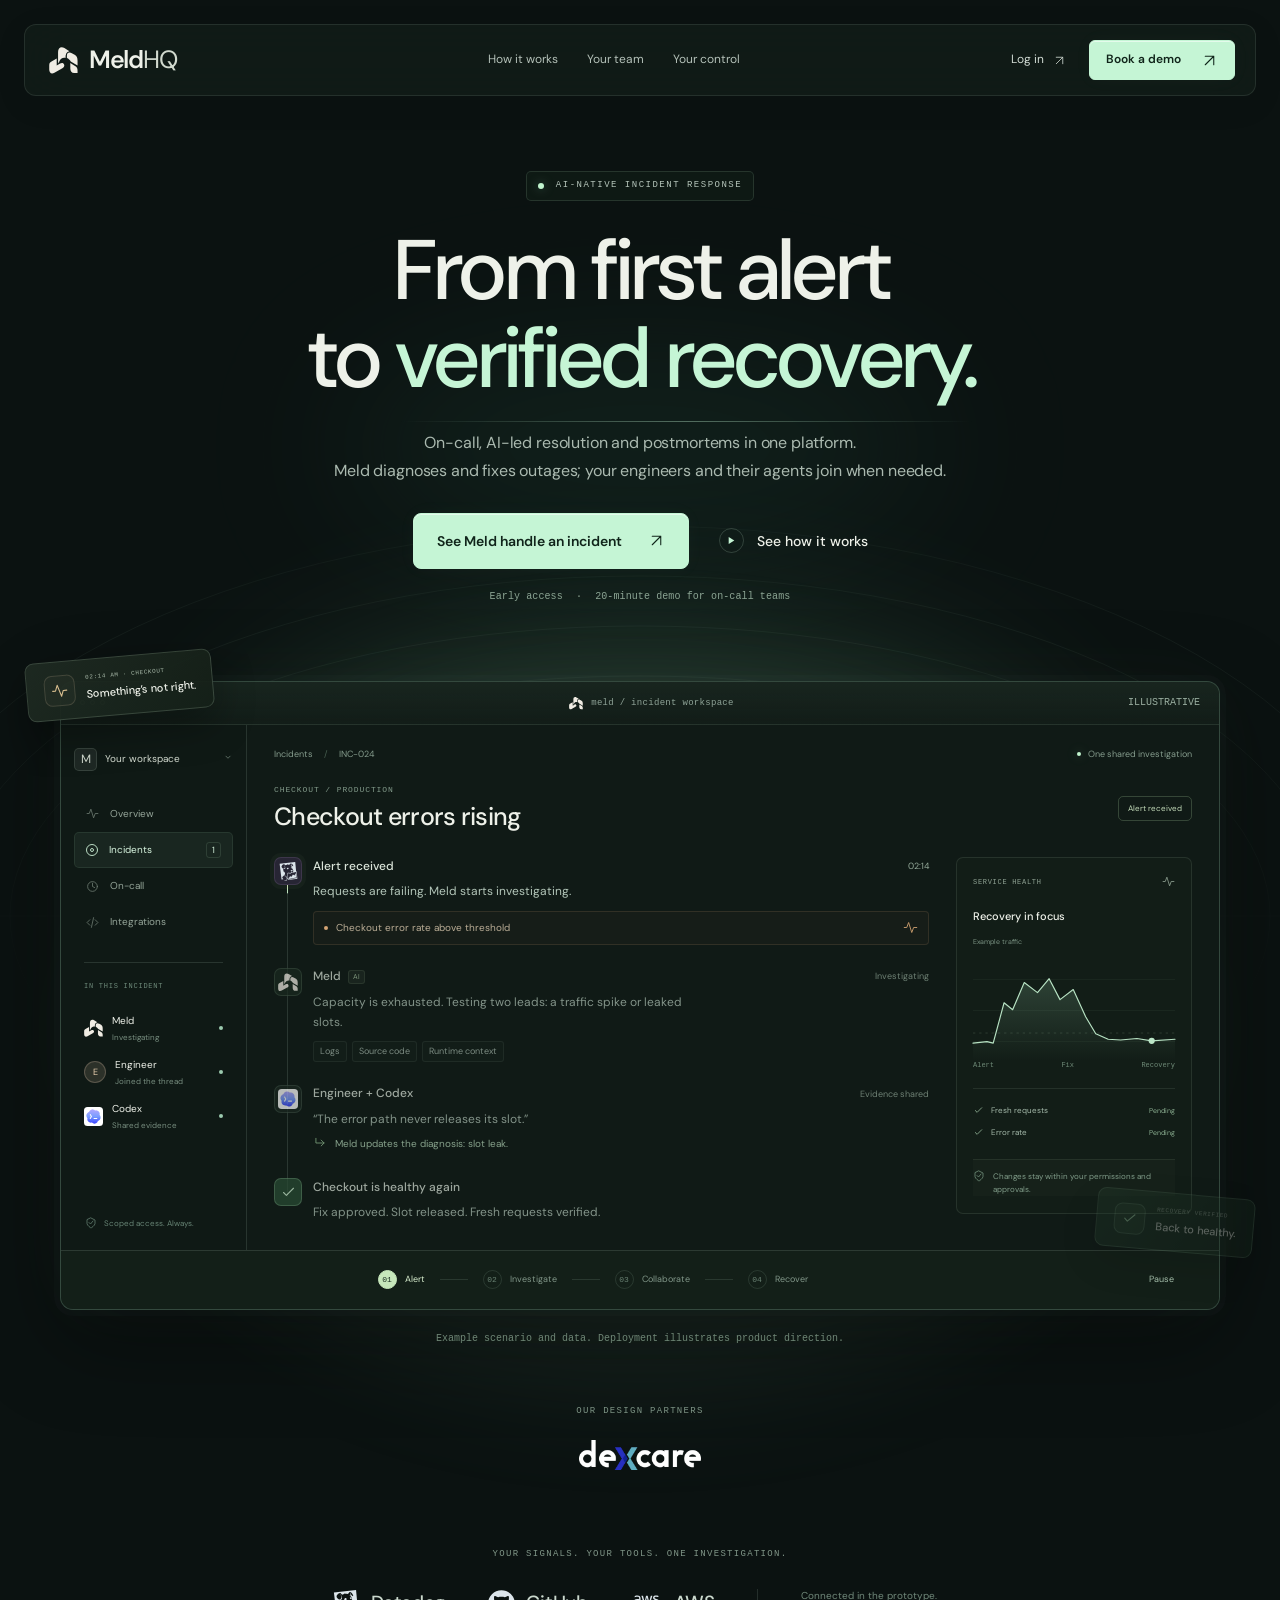
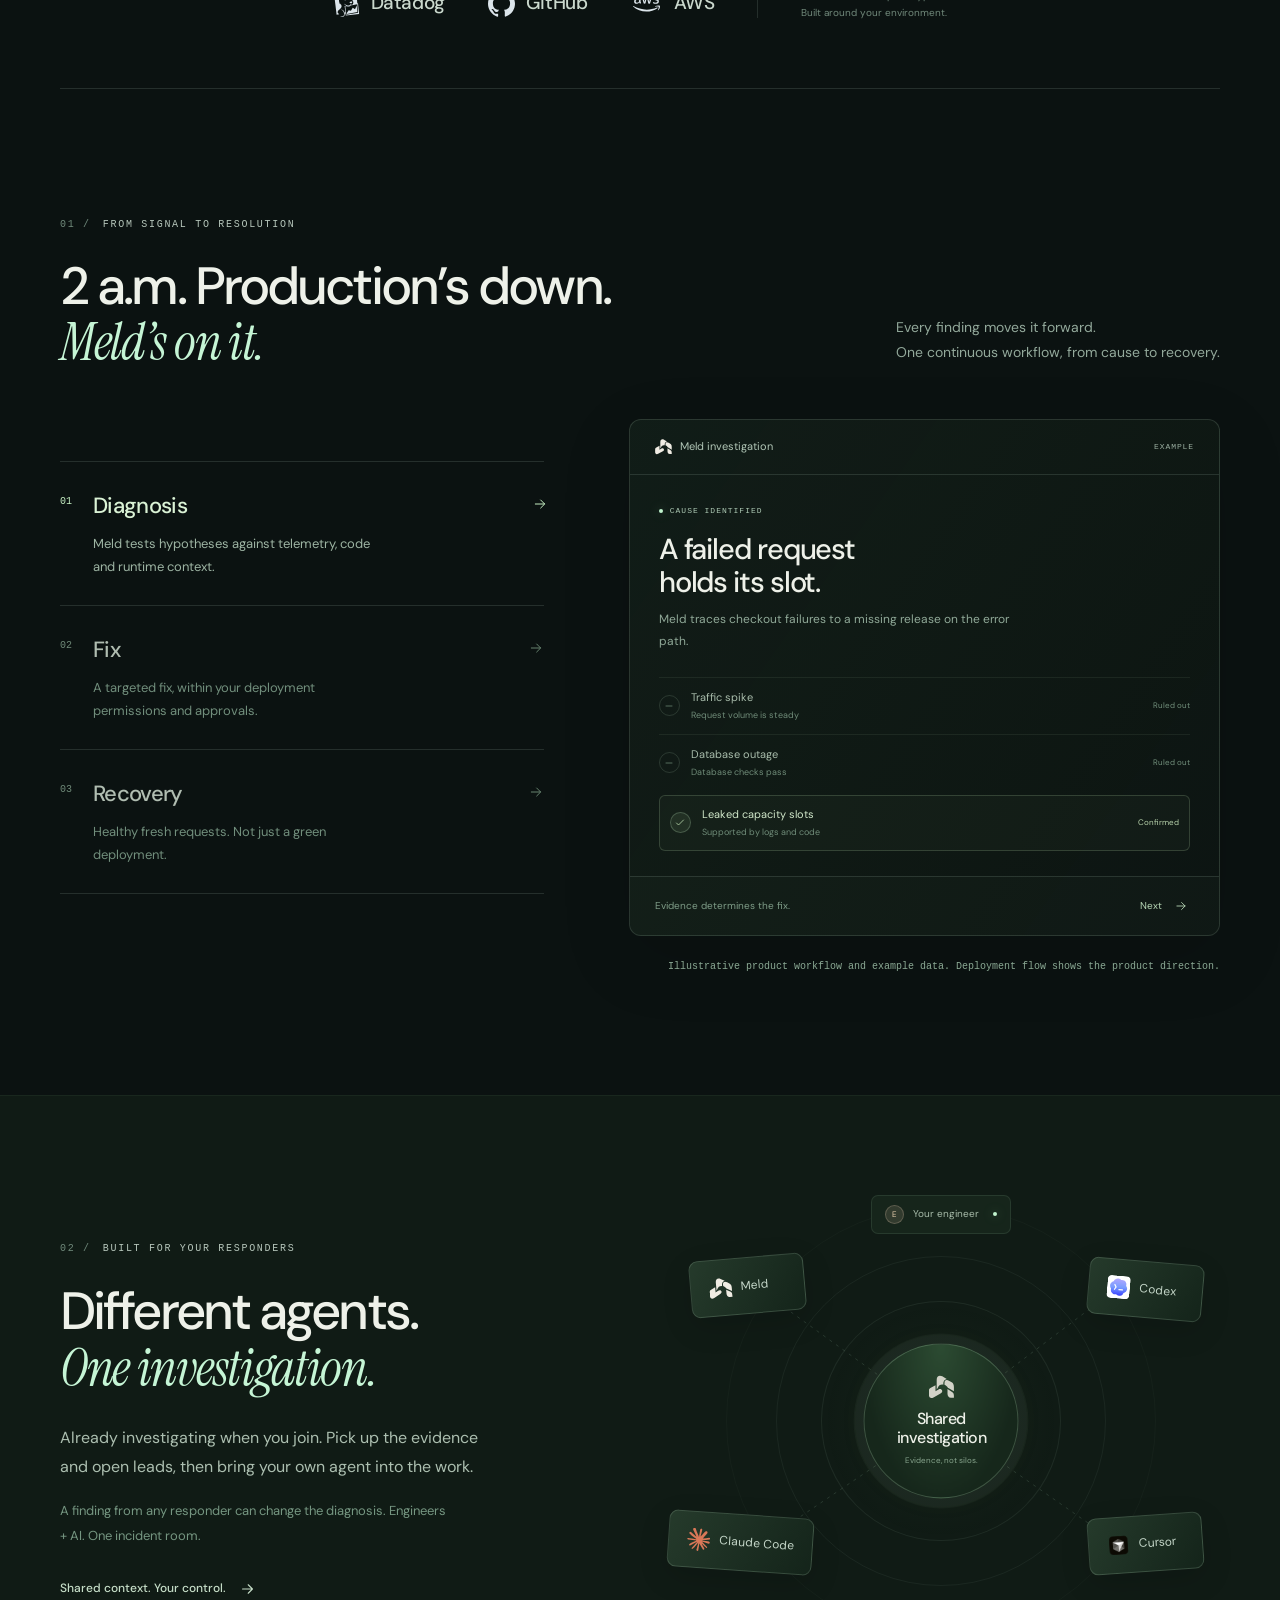
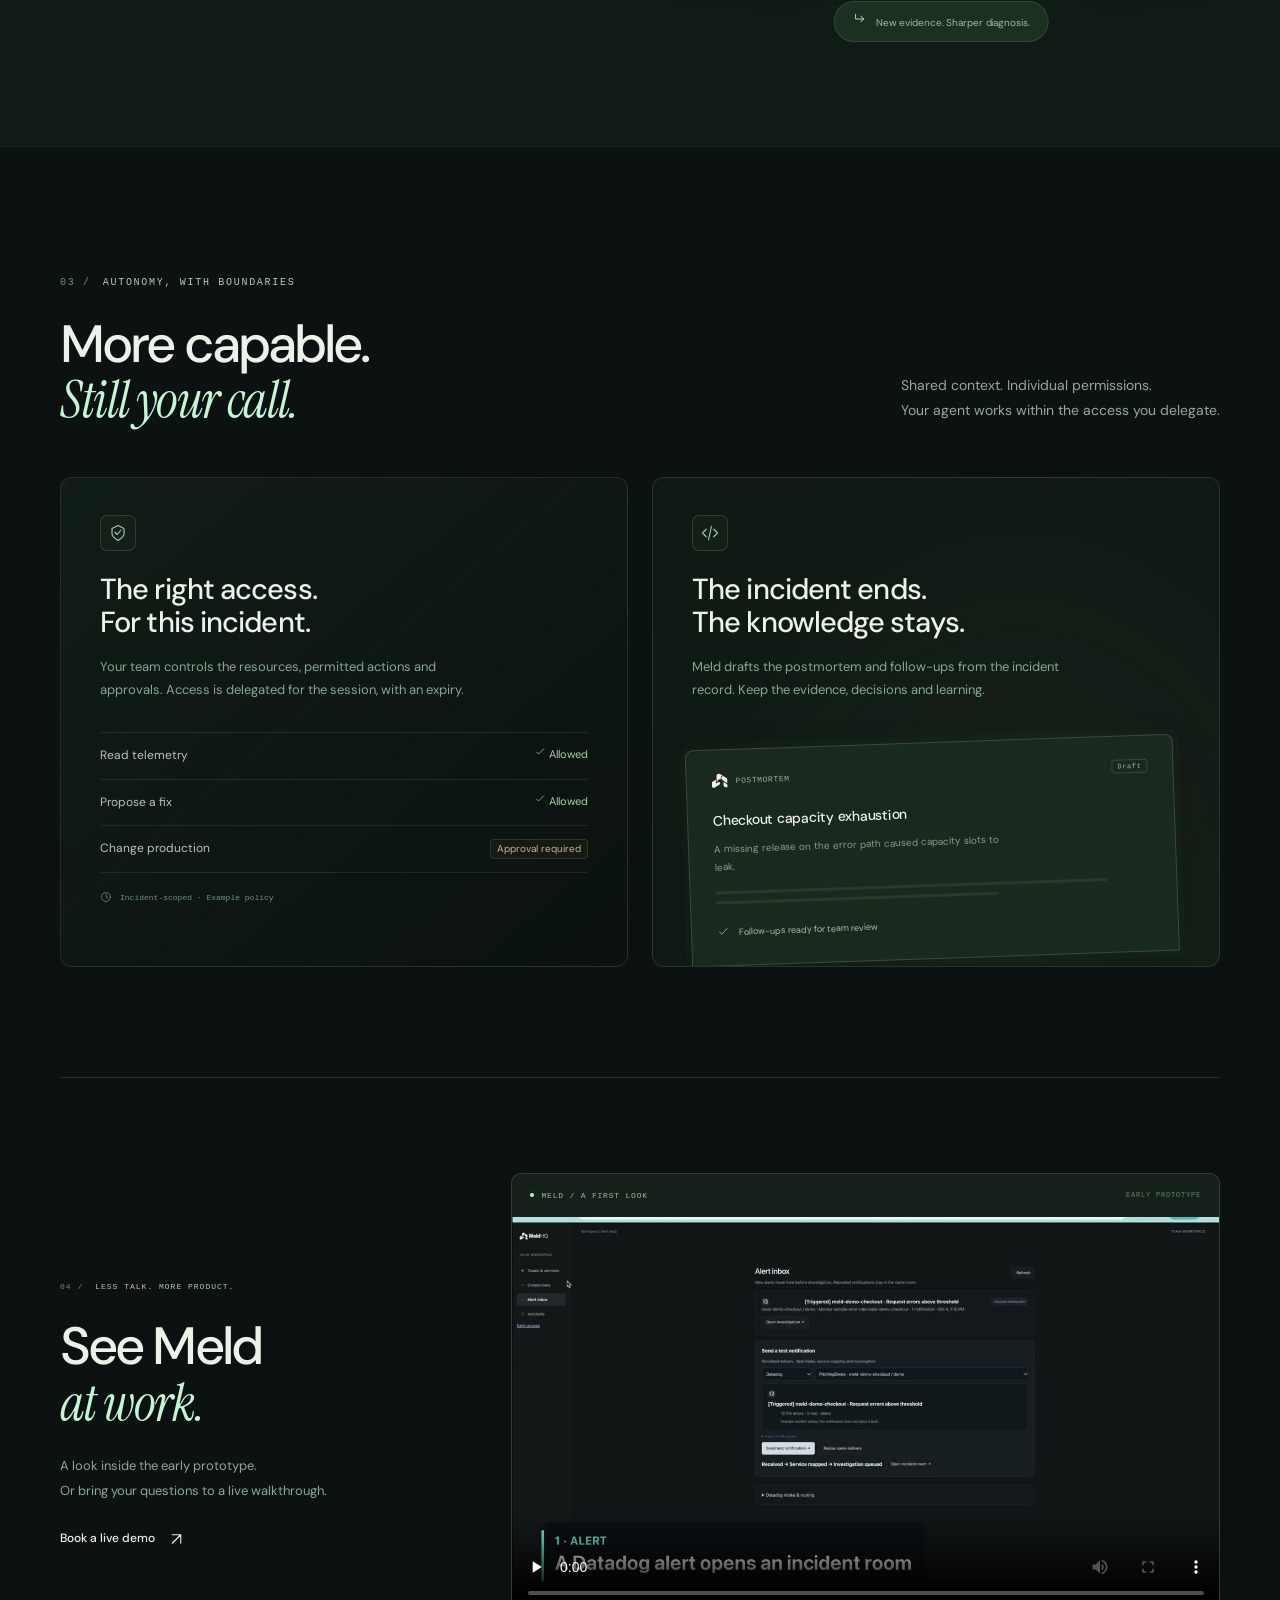
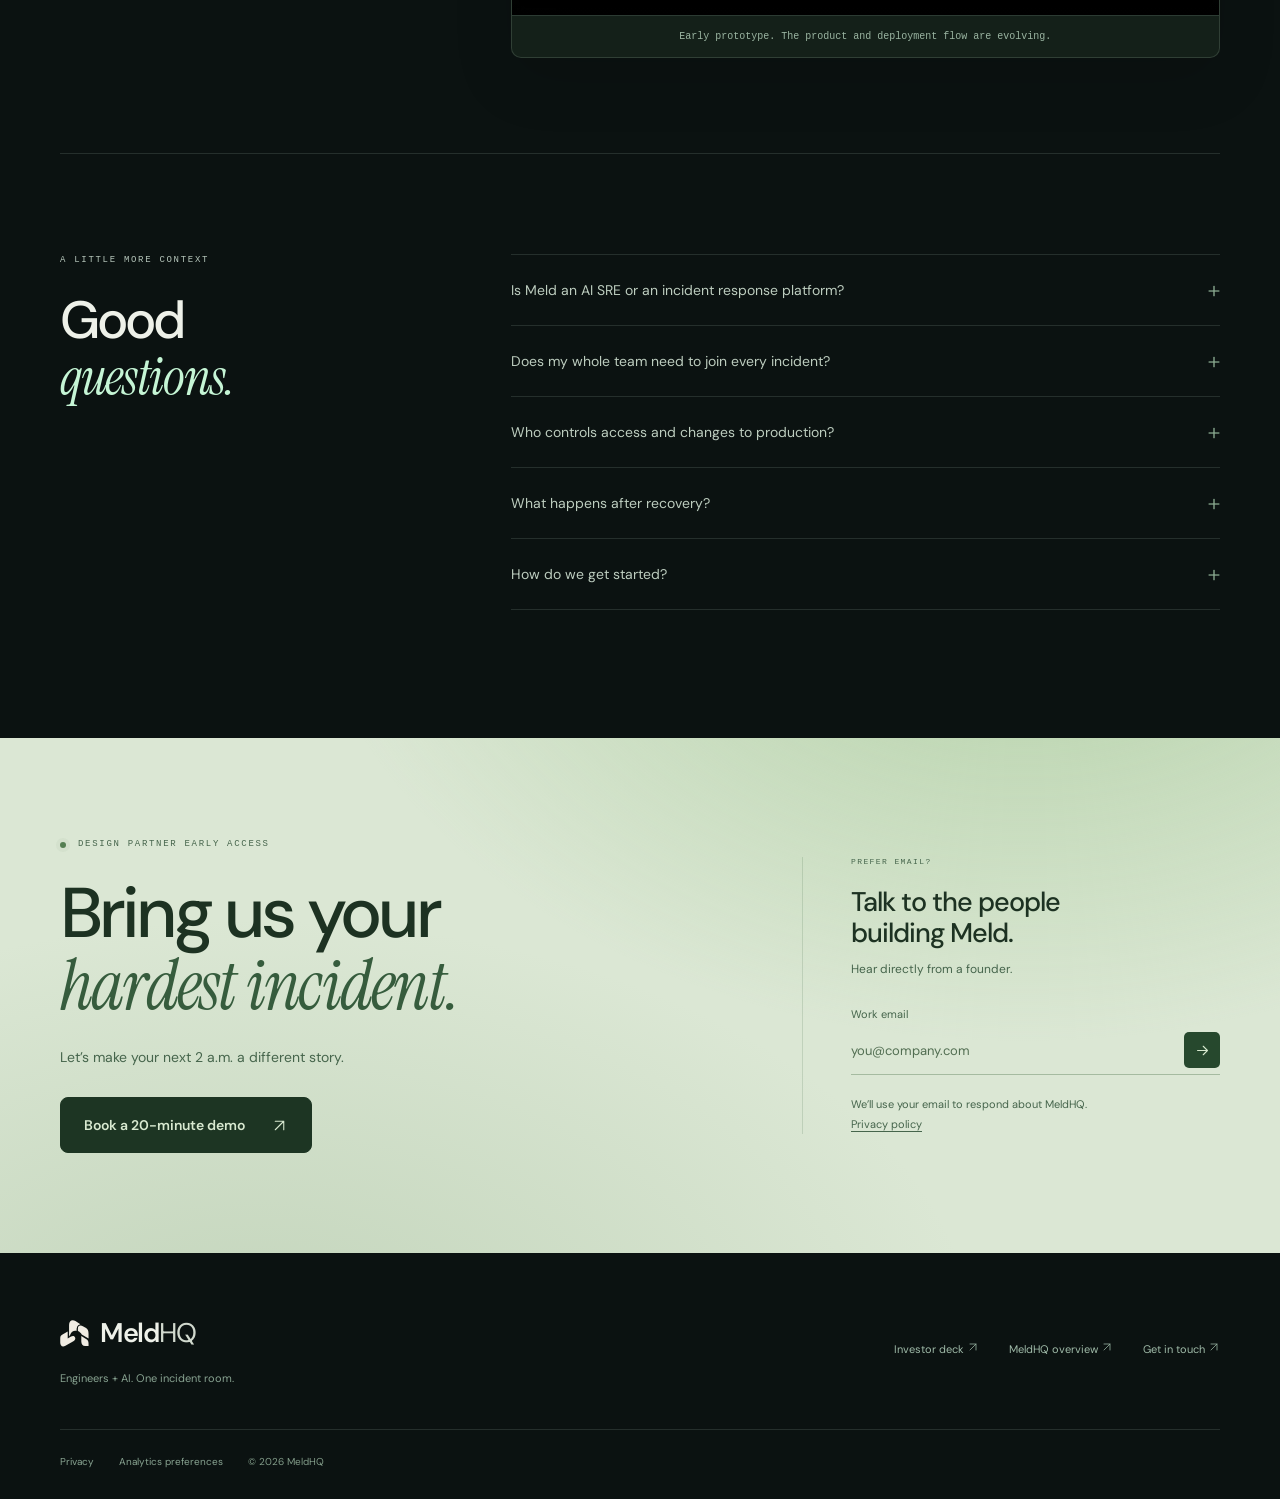
<file: index.html>
<!doctype html>
<html lang="en">
<head>
  <meta charset="UTF-8"><meta name="viewport" content="width=device-width,initial-scale=1">
  <title>MeldHQ | From first alert to verified recovery</title>
  <meta name="description" content="MeldHQ brings on-call, AI-led incident resolution and postmortems into one platform. Meld diagnoses and fixes outages; engineers and their agents join when needed.">
  <meta name="theme-color" content="#0b1211"><link rel="canonical" href="https://meldhq.net/">
  <meta property="og:title" content="MeldHQ — From first alert to verified recovery."><meta property="og:description" content="On-call, AI-led resolution and postmortems in one incident-response platform."><meta property="og:type" content="website"><meta property="og:url" content="https://meldhq.net/"><meta property="og:site_name" content="MeldHQ">
  <meta property="og:image" content="https://meldhq.net/assets/meldhq-social.png"><meta property="og:image:type" content="image/png"><meta property="og:image:width" content="1200"><meta property="og:image:height" content="630"><meta property="og:image:alt" content="MeldHQ. From first alert to verified recovery. AI-native incident response.">
  <meta name="twitter:card" content="summary_large_image"><meta name="twitter:title" content="MeldHQ — From first alert to verified recovery."><meta name="twitter:description" content="On-call, AI-led resolution and postmortems in one platform."><meta name="twitter:image" content="https://meldhq.net/assets/meldhq-social.png"><meta name="twitter:image:alt" content="MeldHQ. From first alert to verified recovery.">
  <link rel="icon" type="image/svg+xml" href="favicon.svg"><link rel="stylesheet" href="website.css?v=20261110-partner-link">
  <link rel="preload" href="assets/fonts/dm-sans-latin.woff2" as="font" type="font/woff2" crossorigin><link rel="preload" href="assets/fonts/instrument-serif-italic-latin.woff2" as="font" type="font/woff2" crossorigin>
  <script src="analytics-config.js?v=1" defer></script><script src="analytics.js?v=2" defer></script><script src="website.js?v=20261018-polish-1" defer></script>
</head>
<body>
<svg class="icon-sprite" aria-hidden="true"><defs><symbol id="arrow" viewBox="0 0 24 24"><path d="M5 12h14m-6-6 6 6-6 6"/></symbol><symbol id="arrow-up" viewBox="0 0 24 24"><path d="M6 18 18 6M6 6h12v12"/></symbol><symbol id="check" viewBox="0 0 24 24"><path d="m5 12 4 4L19 6"/></symbol><symbol id="activity" viewBox="0 0 24 24"><path d="M2 12h4l3-8 5 16 3-8h5"/></symbol><symbol id="code" viewBox="0 0 24 24"><path d="m7 7-5 5 5 5m10-10 5 5-5 5m-3-14-4 18"/></symbol><symbol id="shield" viewBox="0 0 24 24"><path d="m12 2 8 4v7c0 4-8 9-8 9s-8-5-8-9V6zM8 11l3 3 5-6"/></symbol><symbol id="clock" viewBox="0 0 24 24"><circle cx="12" cy="12" r="9"/><path d="M12 6v6l4 2"/></symbol></defs></svg>
<a class="skip" href="#main">Skip to content</a>
<header class="site-header" id="site-header">
  <a class="brand" href="./" aria-label="MeldHQ home"><img src="meldhq-mark.svg" alt="" width="32" height="30"><span>Meld<span class="hq">HQ</span></span></a>
  <nav class="desktop-nav" aria-label="Main navigation"><a href="#workflow">How it works</a><a href="#team">Your team</a><a href="#access">Your control</a></nav>
  <div class="header-actions"><a class="login" href="https://staging.meldhq.net/" data-event="app_opened" data-placement="nav">Log in <svg class="icon" aria-hidden="true" focusable="false"><use href="#arrow-up"/></svg></a><a class="button button-small booking" href="https://calendar.app.google/288JiRyM8VTCZps88" data-event="demo_booking_clicked" data-placement="nav">Book a demo <svg class="icon" aria-hidden="true" focusable="false"><use href="#arrow-up"/></svg></a><button class="menu-toggle" aria-label="Open navigation" aria-expanded="false" aria-controls="mobile-nav"><span></span><span></span></button></div>
  <nav id="mobile-nav" class="mobile-nav" aria-label="Mobile navigation" hidden><a href="#workflow">How it works</a><a href="#team">Your team</a><a href="#access">Your control</a><a href="https://staging.meldhq.net/" data-event="app_opened" data-placement="mobile-nav">Log in <svg aria-hidden="true" width="12" height="12" viewBox="0 0 24 24" fill="none" stroke="currentColor" stroke-width="1.5" stroke-linecap="round" stroke-linejoin="round"><path d="M6 18 18 6M6 6h12v12"/></svg></a></nav>
</header>
<main id="main">
  <section class="hero" aria-labelledby="hero-title">
    <div class="hero-atmosphere" aria-hidden="true"><div class="aurora aurora-one"></div><div class="aurora aurora-two"></div><svg class="orbital-lines" viewBox="0 0 1600 950" preserveAspectRatio="xMidYMid slice"><ellipse cx="800" cy="840" rx="750" ry="390"/><ellipse cx="800" cy="840" rx="690" ry="340"/><ellipse cx="800" cy="840" rx="630" ry="290"/><ellipse cx="800" cy="840" rx="570" ry="240"/><path d="M0 840H1600"/></svg></div>
    <div class="hero-copy wrap">
      <p class="eyebrow hero-eyebrow"><span class="status-dot"></span> AI-NATIVE INCIDENT RESPONSE</p>
      <h1 id="hero-title">From first alert<br> to <em>verified recovery.</em></h1>
      <p class="hero-lead">On-call, AI-led resolution and postmortems in one platform.<br class="desktop-break"> Meld diagnoses and fixes outages; your engineers and their agents join when needed.</p>
      <div class="hero-actions"><a class="button booking" href="https://calendar.app.google/288JiRyM8VTCZps88" data-event="demo_booking_clicked" data-placement="hero">See Meld handle an incident <svg class="icon" aria-hidden="true" focusable="false"><use href="#arrow-up"/></svg></a><a class="text-link" href="#workflow" data-event="workflow_opened" data-placement="hero"><span class="play-icon" aria-hidden="true"><svg viewBox="0 0 10 12" width="7" height="9"><path d="M1 1 9 6 1 11Z" fill="currentColor"/></svg></span> See how it works</a></div>
      <p class="hero-note">Early access <span>·</span> 20-minute demo for on-call teams</p>
    </div>
    <div class="product-scene wrap" data-section="product-preview">
      <div class="scene-halo" aria-hidden="true"></div>
      <div class="floating-signal signal-alert" aria-hidden="true"><span class="signal-symbol"><svg class="icon" aria-hidden="true" focusable="false"><use href="#activity"/></svg></span><div><small>02:14 AM · CHECKOUT</small><strong>Something’s not right.</strong></div></div>
      <div class="floating-signal signal-resolved" aria-hidden="true"><span class="signal-symbol"><svg class="icon" aria-hidden="true" focusable="false"><use href="#check"/></svg></span><div><small>RECOVERY VERIFIED</small><strong>Back to healthy.</strong></div></div>
      <div class="product-window" aria-label="Illustrative Meld incident workflow">
        <div class="window-bar"><div class="window-dots" aria-hidden="true"><i></i><i></i><i></i></div><span><img src="meldhq-mark.svg" width="14" height="14" alt=""> meld / incident workspace</span><span class="example-badge">ILLUSTRATIVE</span></div>
        <div class="product-body">
          <aside class="product-sidebar" aria-label="Illustrative workspace context"><div class="workspace-name"><span class="workspace-avatar">M</span> Your workspace <span class="chevron"><svg aria-hidden="true" focusable="false" width="10" height="10" viewBox="0 0 24 24" fill="none" stroke="currentColor" stroke-width="1.5" stroke-linecap="round" stroke-linejoin="round"><path d="m7 10 5 5 5-5"/></svg></span></div><div class="sidebar-item"><svg class="icon" aria-hidden="true" focusable="false"><use href="#activity"/></svg> Overview</div><div class="sidebar-item active"><span class="sidebar-ring"></span> Incidents <span class="count">1</span></div><div class="sidebar-item"><svg class="icon" aria-hidden="true" focusable="false"><use href="#clock"/></svg> On-call</div><div class="sidebar-item"><svg class="icon" aria-hidden="true" focusable="false"><use href="#code"/></svg> Integrations</div><div class="sidebar-separator"></div><p class="sidebar-label">IN THIS INCIDENT</p><div class="responder"><img src="meldhq-mark.svg" width="22" height="22" alt=""><span>Meld <small>Investigating</small></span><i></i></div><div class="responder"><span class="person-avatar">E</span><span>Engineer <small>Joined the thread</small></span><i></i></div><div class="responder"><img src="assets/brands/codex.svg" width="22" height="22" alt=""><span>Codex <small>Shared evidence</small></span><i></i></div><div class="sidebar-bottom"><svg class="icon" aria-hidden="true" focusable="false"><use href="#shield"/></svg> Scoped access. Always.</div></aside>
          <div class="incident-workspace">
            <div class="incident-top"><span class="incident-breadcrumb">Incidents <span>/</span> INC-024</span><span class="live-label"><span class="status-dot"></span> One shared investigation</span></div>
            <div class="incident-heading"><div><p class="incident-kicker">CHECKOUT / PRODUCTION</p><h2>Checkout errors rising</h2></div><span class="incident-status" id="incident-status">Investigating</span></div>
            <div class="incident-columns">
              <div class="incident-thread">
                <article class="thread-event" data-scene="0"><div class="thread-avatar datadog-avatar"><img src="assets/brands/datadog.svg" width="19" height="19" alt="Datadog"></div><div><div class="thread-meta"><strong>Alert received</strong><time>02:14</time></div><p>Requests are failing. Meld starts investigating.</p><div class="alert-detail"><span class="alert-led"></span> Checkout error rate above threshold <svg class="icon" aria-hidden="true" focusable="false"><use href="#activity"/></svg></div></div></article>
                <article class="thread-event" data-scene="1"><div class="thread-avatar meld-avatar"><img src="meldhq-mark.svg" width="20" height="20" alt="Meld"></div><div><div class="thread-meta"><strong>Meld</strong><span class="agent-label">AI</span><time>Investigating</time></div><p id="diagnosis-copy">Capacity is exhausted. Testing two leads: a traffic spike or leaked slots.</p><div class="evidence-chips"><span>Logs</span><span>Source code</span><span>Runtime context</span></div></div></article>
                <article class="thread-event" data-scene="2"><div class="thread-avatar codex-avatar"><img src="assets/brands/codex.svg" width="20" height="20" alt="Codex"></div><div><div class="thread-meta"><strong>Engineer + Codex</strong><time>Evidence shared</time></div><p>“The error path never releases its slot.”</p><div class="pivot-note"><span><svg aria-hidden="true" focusable="false" width="14" height="14" viewBox="0 0 24 24" fill="none" stroke="currentColor" stroke-width="1.5" stroke-linecap="round" stroke-linejoin="round"><path d="M5 4v8h14m-5-5 5 5-5 5"/></svg></span> Meld updates the diagnosis: slot leak.</div></div></article>
                <article class="thread-event thread-recovered" data-scene="3"><div class="thread-avatar recovered-avatar"><svg class="icon" aria-hidden="true" focusable="false"><use href="#check"/></svg></div><div><div class="thread-meta"><strong>Checkout is healthy again</strong></div><p>Fix approved. Slot released. Fresh requests verified.</p></div></article>
              </div>
              <aside class="incident-evidence"><div class="evidence-heading"><span>SERVICE HEALTH</span><svg class="icon" aria-hidden="true" focusable="false"><use href="#activity"/></svg></div><div class="chart-label"><strong id="chart-status">Recovery in focus</strong><span>Example traffic</span></div><svg class="health-chart" viewBox="0 0 260 130" role="img" aria-label="Illustrative error rate rising and then recovering"><defs><linearGradient id="chart-fill" x1="0" x2="0" y1="0" y2="1"><stop stop-color="#a3e0b8" stop-opacity=".19"/><stop offset="1" stop-color="#a3e0b8" stop-opacity="0"/></linearGradient></defs><g class="chart-grid"><path d="M0 25H260M0 65H260M0 105H260"/></g><path d="M0 107 18 105 26 107 40 55 51 64 66 29 83 42 98 24 112 51 129 38 145 73 158 95 174 102 190 103 211 101 230 104 260 102V130H0Z" fill="url(#chart-fill)"/><path class="chart-line" d="M0 107 18 105 26 107 40 55 51 64 66 29 83 42 98 24 112 51 129 38 145 73 158 95 174 102 190 103 211 101 230 104 260 102"/><path class="chart-target" d="M0 94H260"/><circle cx="230" cy="104" r="4" fill="#bbe6c7"/></svg><div class="chart-axis"><span>Alert</span><span>Fix</span><span>Recovery</span></div><div class="evidence-divider"></div><div class="recovery-check"><span><svg class="icon" aria-hidden="true" focusable="false"><use href="#check"/></svg> Fresh requests</span><span>Verified</span></div><div class="recovery-check"><span><svg class="icon" aria-hidden="true" focusable="false"><use href="#check"/></svg> Error rate</span><span>Healthy</span></div><div class="evidence-policy"><svg class="icon" aria-hidden="true" focusable="false"><use href="#shield"/></svg><p>Changes stay within your permissions and approvals.</p></div></aside>
            </div>
          </div>
        </div>
        <div class="incident-player"><div class="scene-steps" role="group" aria-label="Illustrative incident steps"><button type="button" data-hero-step="0"><span>01</span> Alert</button><i></i><button type="button" data-hero-step="1"><span>02</span> Investigate</button><i></i><button type="button" data-hero-step="2"><span>03</span> Collaborate</button><i></i><button type="button" data-hero-step="3"><span>04</span> Recover</button></div><button type="button" id="preview-toggle" class="animation-toggle" aria-label="Play illustrative incident animation">Replay</button></div>
      </div>
      <p class="example-disclaimer">Example scenario and data. Deployment illustrates product direction.</p>
    </div>
    <div class="partners wrap" data-section="partners"><p>OUR DESIGN PARTNERS</p><div class="partner-logos"><a href="https://dexcare.com/" target="_blank" rel="noopener"><img src="assets/partners/dexcare.webp" alt="DexCare" width="122" height="30" loading="lazy" decoding="async"></a></div></div>
    <div class="integrations wrap"><p>YOUR SIGNALS. YOUR TOOLS. ONE INVESTIGATION.</p><div class="integration-logos"><span><img src="assets/brands/datadog.svg" alt="" width="27" height="27">Datadog</span><span><img src="assets/brands/github.svg" alt="" width="27" height="27">GitHub</span><span><img src="assets/brands/amazonaws.svg" alt="" width="32" height="27">AWS</span><i></i><small>Connected in the prototype.<br> Built around your environment.</small></div></div>
  </section>
  <section class="workflow-section section wrap" id="workflow" aria-labelledby="workflow-heading" data-section="workflow">
    <div class="section-intro reveal"><p class="eyebrow"><span class="section-number">01 /</span> FROM SIGNAL TO RESOLUTION</p><div class="split-heading"><h2 id="workflow-heading">2 a.m. Production’s down.<br> <em>Meld’s on it.</em></h2><p>Every finding moves it forward.<br> One continuous workflow, from cause to recovery.</p></div></div>
    <div class="workflow-layout reveal">
      <div class="workflow-steps" role="tablist" aria-label="Meld resolution stages" aria-orientation="vertical">
        <button role="tab" id="step-0" aria-controls="workflow-panel" aria-selected="true" data-step="0"><span class="step-number">01</span><span><strong>Diagnosis</strong><small>Meld tests hypotheses against telemetry, code and runtime context.</small></span><svg class="icon" aria-hidden="true" focusable="false"><use href="#arrow"/></svg></button>
        <button role="tab" id="step-1" aria-controls="workflow-panel" aria-selected="false" tabindex="-1" data-step="1"><span class="step-number">02</span><span><strong>Fix</strong><small>A targeted fix, within your deployment permissions and approvals.</small></span><svg class="icon" aria-hidden="true" focusable="false"><use href="#arrow"/></svg></button>
        <button role="tab" id="step-2" aria-controls="workflow-panel" aria-selected="false" tabindex="-1" data-step="2"><span class="step-number">03</span><span><strong>Recovery</strong><small>Healthy fresh requests. Not just a green deployment.</small></span><svg class="icon" aria-hidden="true" focusable="false"><use href="#arrow"/></svg></button>
      </div>
      <div class="workflow-window"><div class="workflow-window-header"><span><img src="meldhq-mark.svg" width="20" height="20" alt=""> Meld investigation</span><span class="example-badge">EXAMPLE</span></div><div id="workflow-panel" role="tabpanel" aria-labelledby="step-0" tabindex="0"><div class="panel-eyebrow"><span class="status-dot"></span> CAUSE IDENTIFIED</div><h3>A failed request<br> holds its slot.</h3><p>Meld traces checkout failures to a missing release on the error path.</p><div class="hypothesis-list"><div><span class="hypothesis-icon"><svg aria-hidden="true" focusable="false" width="12" height="12" viewBox="0 0 24 24" fill="none" stroke="currentColor" stroke-width="1.5" stroke-linecap="round" stroke-linejoin="round"><path d="M6 12h12"/></svg></span><span>Traffic spike<small>Request volume is steady</small></span><span class="hypothesis-state">Ruled out</span></div><div><span class="hypothesis-icon"><svg aria-hidden="true" focusable="false" width="12" height="12" viewBox="0 0 24 24" fill="none" stroke="currentColor" stroke-width="1.5" stroke-linecap="round" stroke-linejoin="round"><path d="M6 12h12"/></svg></span><span>Database outage<small>Database checks pass</small></span><span class="hypothesis-state">Ruled out</span></div><div class="confirmed"><span class="hypothesis-icon"><svg class="icon" aria-hidden="true" focusable="false"><use href="#check"/></svg></span><span>Leaked capacity slots<small>Supported by logs and code</small></span><span class="hypothesis-state">Confirmed</span></div></div></div><div class="workflow-window-footer"><span id="stage-caption">Evidence determines the fix.</span><button id="next-stage" aria-label="Next resolution stage">Next <svg class="icon" aria-hidden="true" focusable="false"><use href="#arrow"/></svg></button></div></div>
    </div><p class="sample-note">Illustrative product workflow and example data. Deployment flow shows the product direction.</p>
  </section>
  <section class="team-section section" id="team" data-section="team">
    <div class="wrap"><div class="team-layout"><div class="team-copy reveal"><p class="eyebrow"><span class="section-number">02 /</span> BUILT FOR YOUR RESPONDERS</p><h2>Different agents.<br> <em>One investigation.</em></h2><p class="section-lead">Already investigating when you join. Pick up the evidence and open leads, then bring your own agent into the work.</p><p class="quiet-copy">A finding from any responder can change the diagnosis. Engineers + AI. One incident room.</p><a class="text-link" href="#access">Shared context. Your control. <svg class="icon" aria-hidden="true" focusable="false"><use href="#arrow"/></svg></a></div><div class="collaboration-art reveal" role="img" aria-label="Meld, an engineer, Codex, Claude Code and Cursor share evidence in one investigation"><div class="collab-rings" aria-hidden="true"><i></i><i></i><i></i></div><svg class="collab-lines" viewBox="0 0 560 460" aria-hidden="true"><path d="M280 230 107 105M280 230 445 105M280 230 110 345M280 230 445 345"/><circle cx="280" cy="230" r="15"/></svg><div class="agent-node node-meld"><img src="meldhq-mark.svg" width="36" height="36" alt=""><span>Meld</span></div><div class="agent-node node-codex"><img src="assets/brands/codex.svg" width="28" height="28" alt=""><span>Codex</span></div><div class="agent-node node-claude"><img class="claude-mark" src="assets/brands/claude.svg" width="28" height="28" alt=""><span>Claude Code</span></div><div class="agent-node node-cursor"><img src="assets/brands/cursor.png" width="28" height="28" alt=""><span>Cursor</span></div><div class="investigation-core"><div class="core-mark"><img src="meldhq-mark.svg" alt="" width="40" height="38"></div><strong>Shared<br> investigation</strong><span>Evidence, not silos.</span></div><div class="human-node"><span class="person-avatar">E</span> Your engineer <span class="status-dot"></span></div><div class="evidence-float"><span><svg aria-hidden="true" focusable="false" width="14" height="14" viewBox="0 0 24 24" fill="none" stroke="currentColor" stroke-width="1.5" stroke-linecap="round" stroke-linejoin="round"><path d="M5 4v8h14m-5-5 5 5-5 5"/></svg></span> New evidence. Sharper diagnosis.</div></div></div></div>
  </section>
  <section class="control-section section wrap" id="access" data-section="access"><div class="section-intro reveal"><p class="eyebrow"><span class="section-number">03 /</span> AUTONOMY, WITH BOUNDARIES</p><div class="split-heading"><h2>More capable.<br> <em>Still your call.</em></h2><p>Shared context. Individual permissions.<br> Your agent works within the access you delegate.</p></div></div><div class="control-grid"><article class="control-card reveal"><div class="card-icon"><svg class="icon" aria-hidden="true" focusable="false"><use href="#shield"/></svg></div><h3>The right access.<br> For this incident.</h3><p>Your team controls the resources, permitted actions and approvals. Access is delegated for the session, with an expiry.</p><div class="permission-list"><div><span>Read telemetry</span><span class="permission-yes"><svg aria-hidden="true" focusable="false" width="12" height="12" viewBox="0 0 24 24" fill="none" stroke="currentColor" stroke-width="1.5" stroke-linecap="round" stroke-linejoin="round"><path d="m5 12 4 4L19 6"/></svg> Allowed</span></div><div><span>Propose a fix</span><span class="permission-yes"><svg aria-hidden="true" focusable="false" width="12" height="12" viewBox="0 0 24 24" fill="none" stroke="currentColor" stroke-width="1.5" stroke-linecap="round" stroke-linejoin="round"><path d="m5 12 4 4L19 6"/></svg> Allowed</span></div><div><span>Change production</span><span class="permission-review">Approval required</span></div><div class="permission-expiry"><svg class="icon" aria-hidden="true" focusable="false"><use href="#clock"/></svg> Incident-scoped · Example policy</div></div></article><article class="control-card knowledge-card reveal"><div class="card-icon"><svg class="icon" aria-hidden="true" focusable="false"><use href="#code"/></svg></div><h3>The incident ends.<br> The knowledge stays.</h3><p>Meld drafts the postmortem and follow-ups from the incident record. Keep the evidence, decisions and learning.</p><div class="postmortem-paper"><div class="document-top"><img src="meldhq-mark.svg" width="19" height="19" alt=""><span>POSTMORTEM</span><span>Draft</span></div><strong>Checkout capacity exhaustion</strong><p>A missing release on the error path caused capacity slots to leak.</p><div class="document-line"></div><div class="document-line short"></div><div class="follow-up"><svg class="icon" aria-hidden="true" focusable="false"><use href="#check"/></svg> Follow-ups ready for team review</div></div></article></div></section>
  <section class="demo-section section wrap" id="demo" data-section="demo"><div class="demo-copy reveal"><p class="eyebrow"><span class="section-number">04 /</span> LESS TALK. MORE PRODUCT.</p><h2>See Meld<br> <em>at work.</em></h2><p>A look inside the early prototype.<br> Or bring your questions to a live walkthrough.</p><a class="text-link booking" href="https://calendar.app.google/288JiRyM8VTCZps88" data-event="demo_booking_clicked" data-placement="demo">Book a live demo <svg class="icon" aria-hidden="true" focusable="false"><use href="#arrow-up"/></svg></a></div><div class="demo-video-wrap reveal"><div class="video-top"><span class="status-dot"></span> MELD / A FIRST LOOK <span>EARLY PROTOTYPE</span></div><video controls playsinline preload="none" poster="assets/meld-demo-poster.jpg" aria-label="Early MeldHQ prototype demo"><source src="assets/MeldHQ_Demo_60s.mp4" type="video/mp4"><a href="assets/MeldHQ_Demo_60s.mp4">Download the prototype demo</a></video><p>Early prototype. The product and deployment flow are evolving.</p></div></section>
  <section class="faq-section section wrap" aria-labelledby="faq-heading"><div class="faq-heading reveal"><p class="eyebrow">A LITTLE MORE CONTEXT</p><h2 id="faq-heading">Good<br> <em>questions.</em></h2></div><div class="faq-list reveal"><details><summary>Is Meld an AI SRE or an incident response platform?<span aria-hidden="true">+</span></summary><p>An incident response platform with its own AI investigator. It brings on-call, investigation, resolution and postmortems into one workflow. Engineers and their agents join when needed.</p></details><details><summary>Does my whole team need to join every incident?<span aria-hidden="true">+</span></summary><p>No. Meld investigates independently. Responders can join with their own agents when their expertise or access is needed.</p></details><details><summary>Who controls access and changes to production?<span aria-hidden="true">+</span></summary><p>Your team controls the resources, permitted actions and approvals. Responders delegate access to their agents for an incident session, with an expiry.</p></details><details><summary>What happens after recovery?<span aria-hidden="true">+</span></summary><p>Meld drafts a postmortem from the investigation, with follow-ups for the team to review. The evidence and decisions stay available for future incidents.</p></details><details><summary>How do we get started?<span aria-hidden="true">+</span></summary><p>Start with a 20-minute demo. We’ll agree on the services, integrations and access for a design partner pilot before connecting your environment.</p></details></div></section>
  <section class="early-access" id="early-access" data-section="contact"><div class="access-atmosphere" aria-hidden="true"></div><div class="access-inner wrap"><div class="access-copy reveal"><p class="eyebrow"><span class="status-dot"></span> DESIGN PARTNER EARLY ACCESS</p><h2>Bring us your<br> <em>hardest incident.</em></h2><p>Let’s make your next 2 a.m. a different story.</p><a class="button button-dark booking" href="https://calendar.app.google/288JiRyM8VTCZps88" data-event="demo_booking_clicked" data-placement="contact">Book a 20-minute demo <svg class="icon" aria-hidden="true" focusable="false"><use href="#arrow-up"/></svg></a></div><form id="early-access-form" class="reveal"><p class="form-eyebrow">PREFER EMAIL?</p><h3>Talk to the people<br> building Meld.</h3><p>Hear directly from a founder.</p><label for="access-email">Work email</label><div class="form-row"><input id="access-email" name="email" type="email" maxlength="254" required autocomplete="email" placeholder="you@company.com"><button type="submit" aria-label="Get in touch"><svg class="icon" aria-hidden="true" focusable="false"><use href="#arrow"/></svg></button></div><div class="honeypot" aria-hidden="true"><label for="access-website">Website<input id="access-website" name="website" tabindex="-1" autocomplete="off"></label></div><p id="access-status" role="status" aria-live="polite"></p><small>We’ll use your email to respond about MeldHQ.<br> <a href="privacy.html">Privacy policy</a></small></form></div></section>
</main>
<footer class="site-footer wrap"><div class="footer-top"><div><a class="brand" href="./" aria-label="MeldHQ home"><img src="meldhq-mark.svg" width="35" height="33" alt=""><span>Meld<span class="hq">HQ</span></span></a><p>Engineers + AI. One incident room.</p></div><div class="footer-links"><a href="https://drive.google.com/file/d/1QDhIRQ4pDKIpNpOWyL9mrGwS9kjCZ3BR/view" target="_blank" rel="noopener" data-event="pitch_deck_opened" data-placement="footer">Investor deck <svg aria-hidden="true" width="12" height="12" viewBox="0 0 24 24" fill="none" stroke="currentColor" stroke-width="1.5" stroke-linecap="round" stroke-linejoin="round"><path d="M6 18 18 6M6 6h12v12"/></svg></a><a href="card.html" data-event="overview_opened" data-placement="footer">MeldHQ overview <svg aria-hidden="true" width="12" height="12" viewBox="0 0 24 24" fill="none" stroke="currentColor" stroke-width="1.5" stroke-linecap="round" stroke-linejoin="round"><path d="M6 18 18 6M6 6h12v12"/></svg></a><a href="mailto:sricharanravi@meldhq.net" data-event="contact_email_clicked" data-placement="footer">Get in touch <svg aria-hidden="true" width="12" height="12" viewBox="0 0 24 24" fill="none" stroke="currentColor" stroke-width="1.5" stroke-linecap="round" stroke-linejoin="round"><path d="M6 18 18 6M6 6h12v12"/></svg></a></div></div><div class="footer-bottom"><div><a href="privacy.html">Privacy</a><button class="plain-button" data-analytics-settings>Analytics preferences</button><span>© <span id="year">2026</span> MeldHQ</span></div></div></footer>
</body>
</html>
</file>
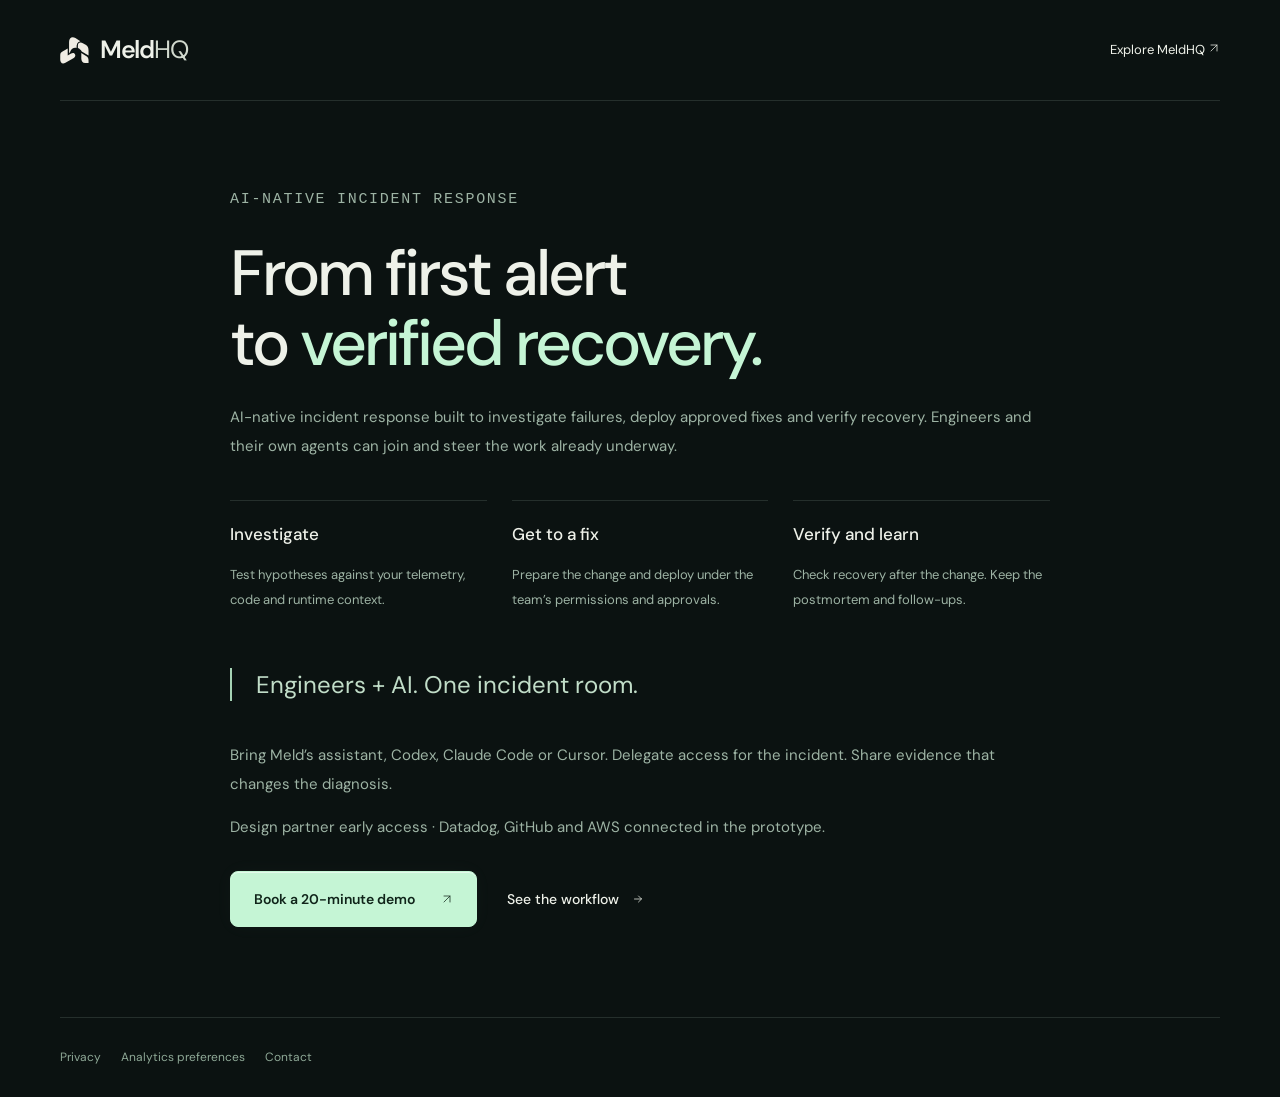
<file: card.html>
<!doctype html><html lang="en"><head><meta charset="UTF-8"><meta name="viewport" content="width=device-width,initial-scale=1"><meta name="theme-color" content="#101214"><title>MeldHQ | The overview</title><meta name="description" content="AI incident response, from first alert to verified recovery."><meta property="og:title" content="MeldHQ — From first alert to verified recovery."><meta property="og:description" content="Meld investigates. Your team can shape the investigation. The learning stays with you."><meta property="og:image" content="https://meldhq.net/assets/meldhq-social.png"><meta property="og:image:type" content="image/png"><meta property="og:image:width" content="1200"><meta property="og:image:height" content="630"><meta property="og:image:alt" content="MeldHQ. From first alert to verified recovery."><meta name="twitter:card" content="summary_large_image"><meta name="twitter:image" content="https://meldhq.net/assets/meldhq-social.png"><link rel="canonical" href="https://meldhq.net/card.html"><link rel="icon" href="favicon.svg" type="image/svg+xml"><link rel="stylesheet" href="website.css?v=20261018-redesign"><script src="analytics-config.js?v=1" defer></script><script src="analytics.js?v=2" defer></script><script src="website.js?v=20261018-polish-1" defer></script></head><body><header class="nav wrap"><a class="brand" href="/" aria-label="MeldHQ home"><img src="meldhq-mark.svg" width="35" height="33" alt=""><span>Meld<span class="hq">HQ</span></span></a><nav><a href="/">Explore MeldHQ <svg aria-hidden="true" width="12" height="12" viewBox="0 0 24 24" fill="none" stroke="currentColor" stroke-width="1.5" stroke-linecap="round" stroke-linejoin="round"><path d="M6 18 18 6M6 6h12v12"/></svg></a></nav></header><main class="overview wrap"><p class="eyebrow">AI-NATIVE INCIDENT RESPONSE</p><h1>From first alert<br> to <span>verified recovery.</span></h1><p>AI-native incident response built to investigate failures, deploy approved fixes and verify recovery. Engineers and their own agents can join and steer the work already underway.</p><div class="overview-stages"><div><strong>Investigate</strong><p>Test hypotheses against your telemetry, code and runtime context.</p></div><div><strong>Get to a fix</strong><p>Prepare the change and deploy under the team’s permissions and approvals.</p></div><div><strong>Verify and learn</strong><p>Check recovery after the change. Keep the postmortem and follow-ups.</p></div></div><blockquote>Engineers + AI. One incident room.</blockquote><p>Bring Meld’s assistant, Codex, Claude Code or Cursor. Delegate access for the incident. Share evidence that changes the diagnosis.</p><p>Design partner early access · Datadog, GitHub and AWS connected in the prototype.</p><div class="hero-actions"><a class="button" href="https://calendar.app.google/288JiRyM8VTCZps88" data-event="demo_booking_clicked" data-placement="overview">Book a 20-minute demo <svg aria-hidden="true" width="12" height="12" viewBox="0 0 24 24" fill="none" stroke="currentColor" stroke-width="1.5" stroke-linecap="round" stroke-linejoin="round"><path d="M6 18 18 6M6 6h12v12"/></svg></a><a class="text-link" href="/#workflow" data-event="workflow_opened" data-placement="overview">See the workflow <svg aria-hidden="true" focusable="false" width="12" height="12" viewBox="0 0 24 24" fill="none" stroke="currentColor" stroke-width="1.5" stroke-linecap="round" stroke-linejoin="round"><path d="M5 12h14m-6-6 6 6-6 6"/></svg></a></div></main><footer class="wrap"><div><a href="/privacy.html">Privacy</a><button class="plain-button" data-analytics-settings>Analytics preferences</button><a href="mailto:sricharanravi@meldhq.net">Contact</a></div></footer></body></html>
</file>
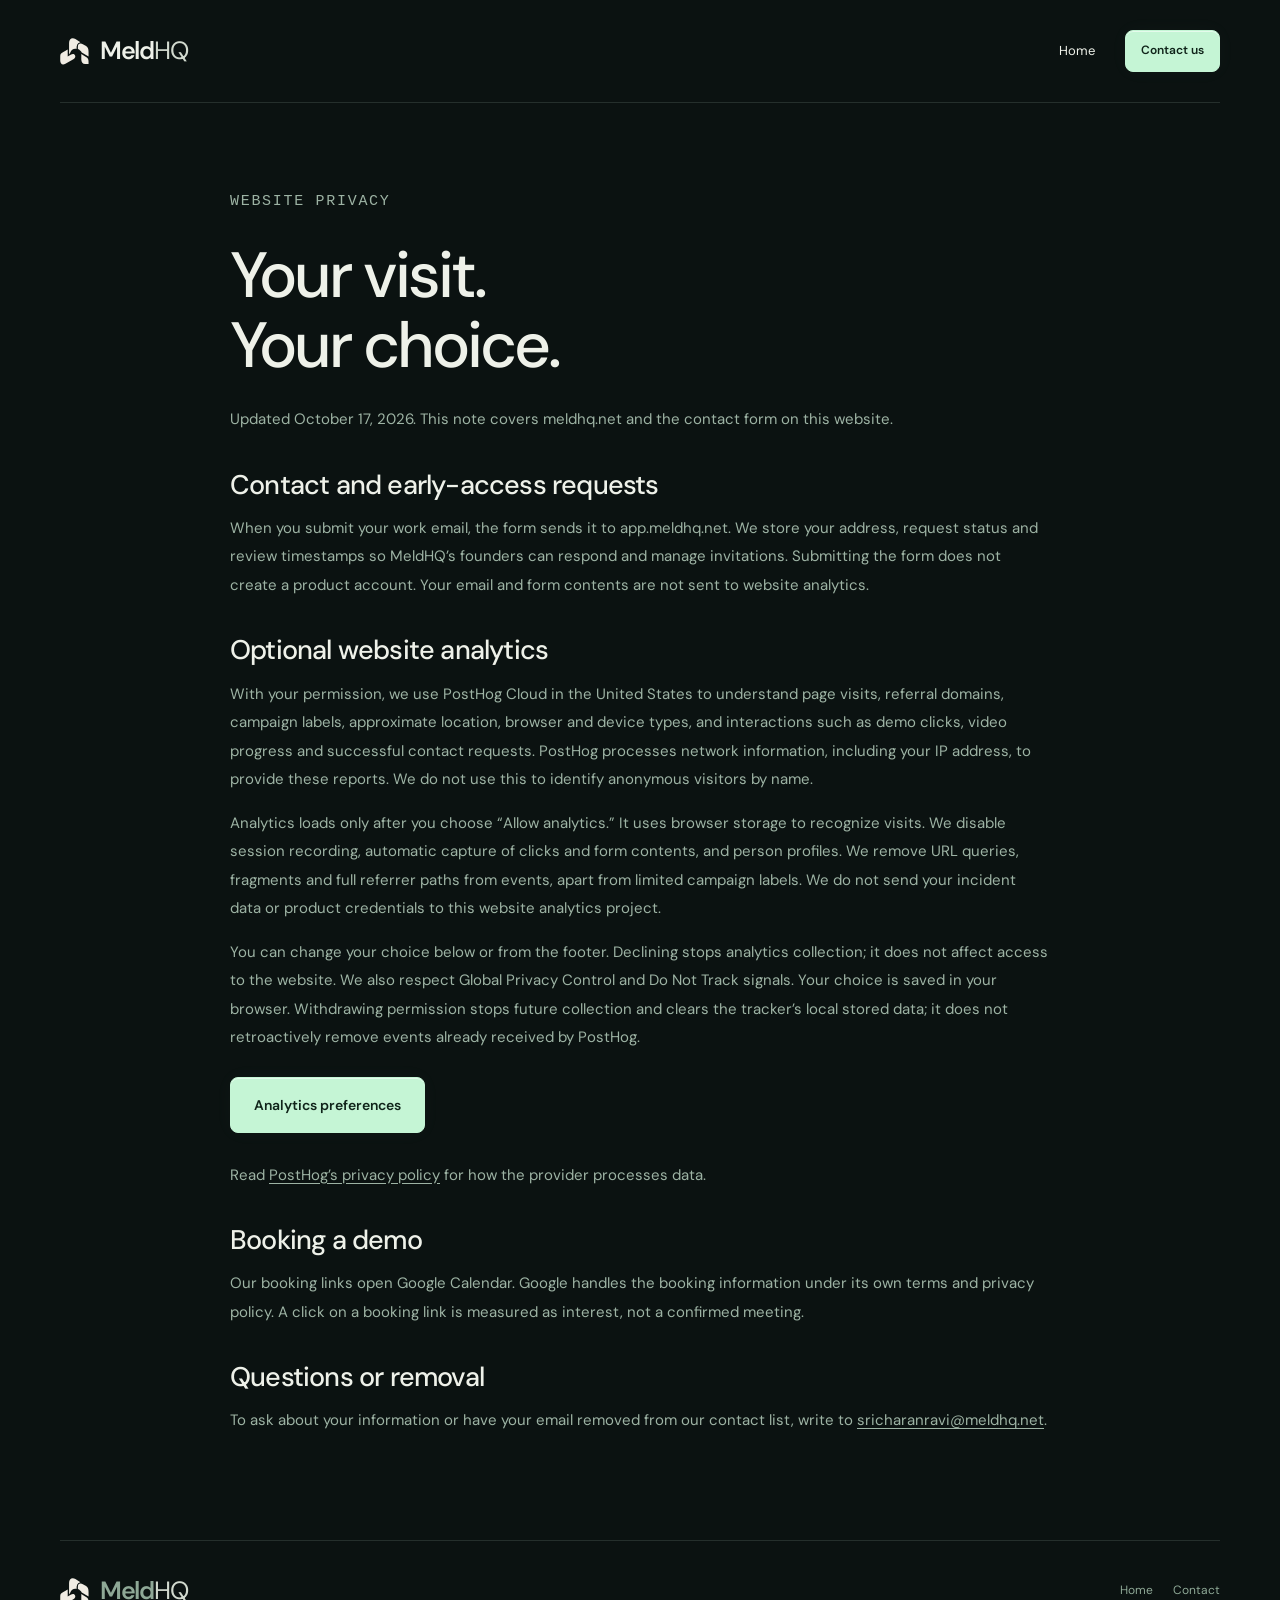
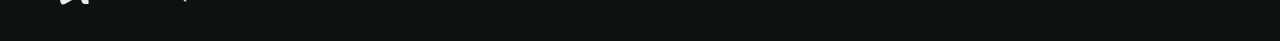
<file: privacy.html>
<!doctype html><html lang="en"><head><meta charset="UTF-8"><meta name="viewport" content="width=device-width,initial-scale=1"><title>Website privacy | MeldHQ</title><meta name="description" content="How MeldHQ handles website analytics and contact requests."><meta name="theme-color" content="#101214"><link rel="canonical" href="https://meldhq.net/privacy.html"><link rel="icon" href="favicon.svg" type="image/svg+xml"><link rel="stylesheet" href="website.css?v=20261018-redesign"><script src="analytics-config.js?v=1" defer></script><script src="analytics.js?v=2" defer></script></head><body><a class="skip" href="#main">Skip to content</a><header class="nav wrap"><a class="brand" href="/" aria-label="MeldHQ home"><img src="meldhq-mark.svg" width="35" height="33" alt=""><span>Meld<span class="hq">HQ</span></span></a><nav><a href="/">Home</a><a class="button small" href="/#early-access">Contact us</a></nav></header><main id="main" class="privacy-page wrap"><p class="eyebrow">WEBSITE PRIVACY</p><h1>Your visit.<br> Your choice.</h1><p>Updated October 17, 2026. This note covers meldhq.net and the contact form on this website.</p><h2>Contact and early-access requests</h2><p>When you submit your work email, the form sends it to app.meldhq.net. We store your address, request status and review timestamps so MeldHQ’s founders can respond and manage invitations. Submitting the form does not create a product account. Your email and form contents are not sent to website analytics.</p><h2>Optional website analytics</h2><p>With your permission, we use PostHog Cloud in the United States to understand page visits, referral domains, campaign labels, approximate location, browser and device types, and interactions such as demo clicks, video progress and successful contact requests. PostHog processes network information, including your IP address, to provide these reports. We do not use this to identify anonymous visitors by name.</p><p>Analytics loads only after you choose “Allow analytics.” It uses browser storage to recognize visits. We disable session recording, automatic capture of clicks and form contents, and person profiles. We remove URL queries, fragments and full referrer paths from events, apart from limited campaign labels. We do not send your incident data or product credentials to this website analytics project.</p><p>You can change your choice below or from the footer. Declining stops analytics collection; it does not affect access to the website. We also respect Global Privacy Control and Do Not Track signals. Your choice is saved in your browser. Withdrawing permission stops future collection and clears the tracker’s local stored data; it does not retroactively remove events already received by PostHog.</p><button class="button secondary" data-analytics-settings>Analytics preferences</button><p style="margin-top:18px">Read <a href="https://posthog.com/privacy" target="_blank" rel="noopener">PostHog’s privacy policy</a> for how the provider processes data.</p><h2>Booking a demo</h2><p>Our booking links open Google Calendar. Google handles the booking information under its own terms and privacy policy. A click on a booking link is measured as interest, not a confirmed meeting.</p><h2>Questions or removal</h2><p>To ask about your information or have your email removed from our contact list, write to <a href="mailto:sricharanravi@meldhq.net?subject=Privacy%20request">sricharanravi@meldhq.net</a>.</p></main><footer class="wrap"><a class="brand" href="/"><img src="meldhq-mark.svg" width="28" height="27" alt=""><span>Meld<span class="hq">HQ</span></span></a><div><a href="/">Home</a><a href="mailto:sricharanravi@meldhq.net">Contact</a></div></footer></body></html>
</file>
<file: website.css>
@font-face{font-family:DM Sans;src:url('assets/fonts/dm-sans-latin.woff2') format('woff2');font-style:normal;font-weight:100 1000;font-display:swap}
@font-face{font-family:Instrument Serif;src:url('assets/fonts/instrument-serif-italic-latin.woff2') format('woff2');font-style:italic;font-weight:400;font-display:swap}
:root{--bg:#0b1211;--surface:#111c18;--text:#eef1e9;--muted:#a2b0a7;--mint:#c5f5d5;--line:rgba(209,235,220,.13);--mono:ui-monospace,SFMono-Regular,Consolas,monospace;--ease:cubic-bezier(.22,1,.36,1);color-scheme:dark;font-synthesis:none}
*{box-sizing:border-box}html{scroll-behavior:smooth;scroll-padding-top:115px}body{margin:0;background:var(--bg);color:var(--text);font:16px/1.6 'DM Sans',Arial,sans-serif;-webkit-font-smoothing:antialiased;overflow-x:clip}body.menu-open{overflow:hidden}button,input{font:inherit}button,a{-webkit-tap-highlight-color:transparent}button{cursor:pointer}button:disabled{cursor:default}a{color:inherit;text-decoration:none}img,video{display:block;max-width:100%}button{color:inherit}::selection{color:#0b1211;background:#c5f5d5}a:focus-visible,button:focus-visible,summary:focus-visible,input:focus-visible,[tabindex]:focus-visible{outline:2px solid #c5f5d5;outline-offset:6px}h1,h2,h3,p,figure{margin:0}h1,h2,h3{font-weight:500;line-height:1.08;letter-spacing:-.055em}h2{font-size:clamp(40px,4.1vw,60px)}h2 em{font-family:'Instrument Serif',Georgia,serif;font-weight:400;letter-spacing:-.025em;color:var(--mint)}.icon-sprite{position:absolute;width:0;height:0;overflow:hidden}.icon{width:20px;height:20px;fill:none;stroke:currentColor;stroke-width:1.5;stroke-linecap:round;stroke-linejoin:round;flex-shrink:0}.wrap{width:min(1160px,calc(100% - 96px));margin-inline:auto}.skip{position:fixed;top:-80px;left:20px;z-index:200;background:var(--mint);color:var(--bg);padding:12px 20px;border-radius:4px}.skip:focus{top:10px}.section{padding-top:128px;padding-bottom:128px}.eyebrow{display:flex;align-items:center;gap:12px;font:10px/1.5 var(--mono);font-weight:500;letter-spacing:1.7px;color:#b6c6bb}.section-number{color:#708a7b}.status-dot{width:6px;height:6px;border-radius:50%;background:#c1f4ce;display:inline-block;box-shadow:0 0 11px #99e9ac66;flex-shrink:0}.button{position:relative;display:inline-flex;justify-content:center;align-items:center;gap:26px;min-height:56px;padding:16px 23px;background:var(--mint);border:1px solid var(--mint);border-radius:8px;color:#10241a;font-size:14px;font-weight:600;line-height:1.3;box-shadow:inset 0 1px 0 #ffffff8a,0 0 20px #a9e7bd08;transition:background .2s,transform .25s var(--ease),box-shadow .2s;white-space:nowrap}.button:hover{background:#e0ffe9;transform:translateY(-2px);box-shadow:0 7px 25px #a9e7bd16}.button .icon{width:17px;height:17px}.button-small{min-height:40px;padding:10px 16px;gap:20px;font-size:12px;border-radius:6px}.text-link{display:inline-flex;align-items:center;gap:13px;font-size:14px;font-weight:500;transition:color .2s}.text-link:hover{color:var(--mint)}.text-link>.icon{width:17px;transition:transform .2s}.text-link:hover>.icon{transform:translateX(3px)}.plain-button{padding:0;border:0;background:none;color:inherit;font-size:inherit}.plain-button:hover{color:var(--mint)}
/* A quiet navigation bar lets the product do the talking. */
.site-header{position:relative;z-index:100;display:flex;align-items:center;justify-content:space-between;width:min(1256px,calc(100% - 48px));min-height:72px;margin:24px auto 0;padding:13px 20px 13px 24px;border:1px solid #cee5d21c;border-radius:12px;background:#111c18e8;backdrop-filter:blur(24px);box-shadow:0 8px 32px #00000014}.brand{display:flex;align-items:center;gap:11px;font-size:25px;font-weight:600;letter-spacing:-1.3px;white-space:nowrap}.brand img{width:29px;height:29px;object-fit:contain}.brand .hq{color:#d1d9ce;font-weight:400}.desktop-nav{display:flex;gap:29px;margin-left:40px}.desktop-nav a{font-size:12px;color:#b4c0b8;transition:color .2s}.desktop-nav a:hover{color:#f6fff8}.header-actions{display:flex;align-items:center;gap:23px}.login{display:flex;align-items:center;gap:9px;font-size:12px;color:#d1dad3}.login .icon{width:13px;height:13px}.menu-toggle{display:none}.mobile-nav{display:none}
/* The signal becomes a shared investigation. */
.hero{position:relative;isolation:isolate;overflow:hidden;padding-top:75px}.hero-atmosphere{position:absolute;inset:-100px 0 110px;z-index:-2;overflow:hidden;pointer-events:none}.aurora{position:absolute;filter:blur(75px);border-radius:50%;opacity:.25}.aurora-one{width:840px;height:380px;background:#588d6e;top:620px;left:50%;transform:translateX(-50%)}.aurora-two{width:600px;height:200px;background:#224b3b;top:350px;left:50%;transform:translateX(-50%)}.orbital-lines{position:absolute;width:1600px;height:950px;left:50%;top:80px;transform:translateX(-50%);fill:none;stroke:#bbebca;stroke-width:.6;opacity:.09;mask-image:linear-gradient(transparent 30%,#000 60%,transparent)}.hero-copy{text-align:center;position:relative;z-index:2}.hero-eyebrow{display:inline-flex;justify-content:center;padding:7px 11px;border:1px solid #9fc3ab2a;border-radius:5px;background:#13231b70;font-size:9px;letter-spacing:1.5px;margin-bottom:26px}.hero h1{font-size:clamp(64px,6.6vw,96px);letter-spacing:-.069em;line-height:1.04;font-weight:500;max-width:1030px;margin-inline:auto;text-wrap:balance}.hero h1 em{font-style:normal;color:var(--mint);position:relative}.hero h1 em:after{content:'';position:absolute;left:1%;right:0;bottom:-9px;height:1px;background:linear-gradient(90deg,transparent,#b9e8ca65,transparent)}.hero-lead{font-size:16px;line-height:1.7;color:#abbab0;max-width:680px;margin:27px auto 0;letter-spacing:-.15px}.hero-actions{display:flex;align-items:center;justify-content:center;gap:30px;margin-top:29px}.play-icon{display:grid;place-items:center;width:25px;height:25px;border:1px solid #9bb7a440;border-radius:50%;font-size:8px;padding-left:1px;color:#c5f5d5}.hero-note{font:10px/1.5 var(--mono);color:#73897c;margin-top:20px;letter-spacing:.1px}.hero-note span{padding:0 7px}.product-scene{position:relative;margin-top:77px}.scene-halo{position:absolute;z-index:-1;inset:0 5% -5%;border-radius:50%;background:#83b7951b;filter:blur(60px)}.product-window{position:relative;border:1px solid #7da98c55;background:#101a16;border-radius:13px;box-shadow:0 0 0 6px #8fb69b06,0 28px 90px #0006,0 0 80px #c7f8d50a;overflow:hidden}.window-bar{height:43px;border-bottom:1px solid #bedec014;background:linear-gradient(180deg,#283a2f55,#19271f33);display:flex;align-items:center;justify-content:space-between;padding:0 19px;color:#8fa397;font:9px var(--mono);letter-spacing:.3px}.window-bar>span:nth-child(2){display:flex;align-items:center;gap:8px;margin-left:70px}.window-dots{display:flex;gap:5px}.window-dots i{width:5px;height:5px;border:1px solid #9aafa080;border-radius:50%}.example-badge{font:8px var(--mono);letter-spacing:.9px;color:#9aaea0}.product-body{display:grid;grid-template-columns:186px 1fr}.product-sidebar{position:relative;display:flex;flex-direction:column;border-right:1px solid var(--line);padding:23px 13px 20px;background:#0e171344}.workspace-name{display:flex;align-items:center;gap:8px;font-size:10px;color:#d3dbd0;margin-bottom:25px;white-space:nowrap}.workspace-avatar{width:23px;height:23px;display:grid;place-items:center;background:#c8d7c615;border:1px solid #bddac625;border-radius:5px;font-size:12px}.chevron{margin-left:auto;color:#82998b}.sidebar-item{display:flex;align-items:center;gap:11px;padding:10px 12px;border-radius:5px;font-size:10px;color:#94a498}.sidebar-item .icon{width:13px;height:13px;opacity:.7}.sidebar-item.active{background:#99d6aa12;color:#d8f5df;box-shadow:inset 0 0 0 1px #a9d5b31a}.sidebar-ring{width:12px;height:12px;border:1px solid #bbdcc4;border-radius:50%;position:relative}.sidebar-ring:before{content:'';position:absolute;inset:3px;border:1px solid #bbdcc4;border-radius:50%}.count{font-size:9px;border:1px solid #a9d5b325;padding:0 5px;border-radius:3px;margin-left:auto}.sidebar-separator{height:1px;background:var(--line);margin:22px 10px 19px}.sidebar-label{font:7px var(--mono);color:#6d8979;letter-spacing:.75px;padding-left:10px;margin-bottom:16px}.responder{display:flex;align-items:center;gap:9px;padding:7px 10px;font-size:10px}.responder img{width:19px;height:19px;object-fit:contain}.responder small{display:block;font-size:8px;line-height:1.5;color:#778d7f;margin-top:2px}.responder i{width:4px;height:4px;background:#9ccbaf;border-radius:50%;margin-left:auto}.person-avatar{width:22px;height:22px;display:grid;place-items:center;background:#d5bda326;color:#e7ceae;font-size:9px;border:1px solid #d5bda345;border-radius:50%;flex-shrink:0}.sidebar-bottom{font-size:8px;display:flex;align-items:center;gap:7px;color:#668374;margin-top:auto;padding-top:40px;padding-left:11px}.sidebar-bottom .icon{width:12px;height:12px}.incident-workspace{min-width:0;padding:22px 27px 27px}.incident-top{display:flex;justify-content:space-between;gap:20px;font-size:9px;color:#849b8c;margin-bottom:24px}.incident-breadcrumb span{color:#475f50;padding:0 9px}.live-label{display:flex;align-items:center;gap:7px}.live-label .status-dot{width:4px;height:4px}.incident-heading{display:flex;align-items:center;justify-content:space-between;gap:20px;margin-bottom:25px}.incident-kicker{font:8px var(--mono);color:#829a8a;letter-spacing:.9px;margin-bottom:8px}.incident-heading h2{font-size:25px;letter-spacing:-.7px;line-height:1.2}.incident-status{border:1px solid #b5d9a93a;padding:5px 9px;border-radius:5px;font-size:8px;color:#c3dbb9;white-space:nowrap}.incident-columns{display:grid;grid-template-columns:minmax(0,1fr) 236px;gap:27px}.incident-thread{position:relative;min-width:0}.incident-thread:before{content:'';position:absolute;left:13px;top:17px;bottom:26px;width:1px;background:#accbb82b}.thread-event{display:grid;grid-template-columns:28px 1fr;gap:11px;position:relative;margin-bottom:23px;transition:opacity .5s,filter .5s,transform .5s}.thread-event:last-child{margin-bottom:0}.thread-avatar{width:28px;height:28px;border:1px solid #b1d0b52e;border-radius:7px;background:#19291f;display:grid;place-items:center;z-index:1}.datadog-avatar{background:#272534;border-color:#6c5c7e50}.codex-avatar{background:#1a2721}.recovered-avatar{background:#294c34;color:#d1f4d5;border-color:#91c59b65}.recovered-avatar .icon{width:17px;height:17px}.thread-meta{display:flex;align-items:center;gap:7px;font-size:10px;line-height:1.4;margin-bottom:6px;min-height:18px}.thread-meta strong{font-weight:500;color:#d9e3d8}.thread-meta time{font-size:8px;color:#788c7e;margin-left:auto}.agent-label{font-size:7px;background:#bfe7b612;color:#adcaa8;border:1px solid #c1dcaf24;border-radius:3px;padding:1px 4px}.thread-event p{font-size:10px;line-height:1.65;color:#95aa9b;max-width:390px}.alert-detail{display:flex;gap:8px;align-items:center;background:#ba8b5c0a;border:1px solid #bc936c28;border-radius:4px;padding:8px 10px;font-size:8px;color:#b9ac95;margin-top:9px}.alert-detail .icon{width:15px;height:15px;margin-left:auto;color:#c79b6c}.alert-led{width:4px;height:4px;background:#d4a575;border-radius:50%}.evidence-chips{display:flex;flex-wrap:wrap;gap:5px;margin-top:9px}.evidence-chips span{font-size:7px;color:#a7b9ad;padding:2px 6px;border:1px solid #a2c1aa20;border-radius:3px;background:#b6d9bf05}.pivot-note{display:flex;gap:8px;color:#b7d9bb;font-size:8px;margin-top:7px}.pivot-note span{color:#9fcd9e}.incident-evidence{align-self:start;border:1px solid #c5e2cb1c;border-radius:7px;padding:17px 16px;background:#18251b55}.evidence-heading{display:flex;justify-content:space-between;align-items:center;font:7px var(--mono);color:#8fa293;letter-spacing:.7px}.evidence-heading .icon{width:13px;height:13px}.chart-label{margin-top:20px}.chart-label strong{font-weight:500;font-size:11px;display:block}.chart-label>span{font-size:7px;color:#7b9383}.health-chart{width:100%;height:auto;margin-top:9px;display:block;overflow:visible}.chart-grid{fill:none;stroke:#b2ceb612;stroke-width:1}.chart-line{fill:none;stroke:#b7e2c3;stroke-width:1.5;stroke-linecap:round;stroke-linejoin:round;stroke-dasharray:400;stroke-dashoffset:0}.chart-target{fill:none;stroke:#b1d5af33;stroke-dasharray:3 5;stroke-width:1}.chart-axis{display:flex;justify-content:space-between;font:7px var(--mono);color:#6e8a77}.evidence-divider{height:1px;background:#b4d2bb1c;margin:19px 0 15px}.recovery-check{display:flex;align-items:center;justify-content:space-between;margin:9px 0;font-size:8px;color:#a4b9aa}.recovery-check>span:first-child{display:flex;align-items:center;gap:7px}.recovery-check .icon{width:11px;height:11px;color:#afd5b4}.recovery-check>span:last-child{color:#8baf91;font-size:7px}.evidence-policy{margin-top:20px;display:flex;gap:8px;background:#a7c6ae06;padding:10px 0 0;border-top:1px solid #a9c5b019}.evidence-policy .icon{width:12px;height:12px;color:#769780}.evidence-policy p{font-size:8px;color:#7f9b88;line-height:1.6}.incident-player{min-height:58px;border-top:1px solid var(--line);padding:10px 25px;display:flex;gap:30px;align-items:center;background:#18271c66}.scene-steps{display:flex;align-items:center;justify-content:center;gap:13px;margin:auto}.scene-steps button{display:flex;align-items:center;gap:8px;font-size:9px;color:#809688;padding:7px 2px;background:none;border:0;transition:color .3s;min-height:30px}.scene-steps button span{font:8px var(--mono);color:#6a8374;border:1px solid #8eae992d;width:19px;height:19px;display:grid;place-items:center;border-radius:50%;transition:background .3s,color .3s}.scene-steps button.is-current{color:#d6eccc}.scene-steps button.is-current span{background:#c6e7bb;color:#1b3023;border-color:#c6e7bb}.scene-steps button.is-complete span{color:#a6c8ab;border-color:#6e967e}.scene-steps i{height:1px;width:28px;background:#aecfb424}.animation-toggle{background:none;border:0;font-size:9px;color:#a8c2ae;min-width:65px;min-height:32px}.example-disclaimer{font:9px/1.6 var(--mono);color:#6f8a7c;text-align:center;margin-top:20px}.floating-signal{position:absolute;z-index:3;display:flex;align-items:center;gap:11px;padding:13px 17px;background:linear-gradient(130deg,#1e2a22f5,#152018f5);border:1px solid #c4dfc82d;border-radius:9px;box-shadow:0 15px 40px #0005;transform:rotate(-5deg);pointer-events:none}.floating-signal small{display:block;font:6px/1.4 var(--mono);letter-spacing:.6px;color:#a7b8a8;margin-bottom:4px}.floating-signal strong{display:block;font-size:11px;font-weight:500}.signal-symbol{width:31px;height:31px;border:1px solid #ccb79930;background:#cdb88c0a;color:#d7bd8e;display:grid;place-items:center;border-radius:8px}.signal-symbol .icon{width:17px;height:17px}.signal-alert{left:-34px;top:-25px}.signal-resolved{right:-34px;bottom:95px;transform:rotate(5deg);background:linear-gradient(120deg,#243e2df5,#17271cf5);border-color:#a9d6b24a}.signal-resolved .signal-symbol{background:#9fd99b17;color:#b7edbe;border-color:#a9d6b24a}.integrations{text-align:center;padding-top:74px;padding-bottom:67px;border-bottom:1px solid var(--line)}.integrations>p{font:9px/1.5 var(--mono);color:#809688;letter-spacing:1.3px;margin-bottom:25px}.integration-logos{display:flex;align-items:center;justify-content:center;gap:43px}.integration-logos>span{display:flex;align-items:center;gap:11px;color:#cad8cd;font-size:19px;font-weight:500;letter-spacing:-.4px}.integration-logos img{object-fit:contain;filter:none;opacity:1}.integration-logos i{width:1px;height:29px;background:var(--line)}.integration-logos small{text-align:left;color:#70887a;font-size:10px;line-height:1.7}.partners{text-align:center;padding-top:58px;padding-bottom:4px}.partners>p{font:9px/1.5 var(--mono);color:#809688;letter-spacing:1.3px;margin-bottom:22px}.partner-logos{display:flex;align-items:center;justify-content:center;gap:48px}.partner-logos img{display:block;width:auto;height:30px;object-fit:contain;filter:none;opacity:1}.partner-logos a{display:block;border-radius:6px;transition:opacity .2s var(--ease)}.partner-logos a:hover{opacity:.8}.partner-logos a:focus-visible{outline:2px solid var(--mint);outline-offset:6px}
/* One incident, three deliberate steps. */
.section-intro{margin-bottom:48px}.section-intro>.eyebrow{margin-bottom:26px}.split-heading{display:flex;justify-content:space-between;align-items:flex-end;gap:60px}.split-heading>p{font-size:14px;line-height:1.8;color:#93a99b;max-width:345px;padding-bottom:6px}.workflow-section{padding-bottom:120px}.workflow-layout{display:grid;grid-template-columns:.9fr 1.1fr;gap:85px;align-items:center}.workflow-steps{display:flex;flex-direction:column}.workflow-steps button{display:flex;align-items:flex-start;gap:21px;padding:26px 0;border:0;border-top:1px solid var(--line);text-align:left;background:none;transition:opacity .3s;color:#b0bdb1}.workflow-steps button:last-child{border-bottom:1px solid var(--line)}.step-number{font:10px var(--mono);padding-top:8px;color:#6f8978}.workflow-steps strong{font-size:22px;font-weight:500;letter-spacing:-.65px;display:block;margin-bottom:9px}.workflow-steps small{font-size:13px;line-height:1.8;display:block;color:#718e7c;max-width:295px}.workflow-steps .icon{width:16px;height:16px;margin-left:auto;margin-top:8px;color:#66826e;transition:transform .3s,color .3s}.workflow-steps button[aria-selected=true] strong{color:#daf2d5}.workflow-steps button[aria-selected=true] .step-number{color:#c4edc1}.workflow-steps button[aria-selected=true] small{color:#9db4a3}.workflow-steps button[aria-selected=true] .icon{transform:translateX(4px);color:#c4edc1}.workflow-window{border:1px solid #b5d7be2b;border-radius:12px;background:linear-gradient(125deg,#192a1f77,#101a1466);box-shadow:0 22px 70px #0002;overflow:hidden}.workflow-window-header{min-height:55px;display:flex;align-items:center;justify-content:space-between;gap:20px;padding:16px 25px;border-bottom:1px solid var(--line);font-size:11px;color:#b1c6b6}.workflow-window-header>span:first-child{display:flex;align-items:center;gap:8px}.workflow-window-header img{width:17px;height:17px}.workflow-window #workflow-panel{padding:30px 29px 25px;min-height:356px}.panel-eyebrow{display:flex;align-items:center;gap:7px;font:8px/1.5 var(--mono);letter-spacing:1px;color:#adc9b4;margin-bottom:16px}.panel-eyebrow .status-dot{width:4px;height:4px}#workflow-panel h3{font-size:29px;line-height:1.13;letter-spacing:-1.1px;margin-bottom:11px}#workflow-panel>p{font-size:12px;line-height:1.8;color:#8fa897;max-width:375px}.hypothesis-list{margin-top:24px}.hypothesis-list>div{display:flex;align-items:center;gap:11px;border-top:1px solid #a7ccad16;padding:11px 0;font-size:11px;color:#a8bcab}.hypothesis-icon{width:21px;height:21px;display:grid;place-items:center;border:1px solid #adceb02b;border-radius:50%;font-size:13px;color:#6b8974}.hypothesis-icon .icon{width:12px;height:12px}.hypothesis-list small{display:block;font-size:9px;color:#6e8a77;margin-top:2px}.hypothesis-list .hypothesis-state{margin-left:auto;font-size:8px;color:#72907c;white-space:nowrap}.hypothesis-list .confirmed{border:1px solid #b3d6ab33;border-radius:6px;padding:10px;margin-top:4px;background:#9ec49609;color:#d0e7c9}.hypothesis-list .confirmed .hypothesis-icon{background:#a7d29717;color:#c4e6b7;border-color:#a9ceaa47}.hypothesis-list .confirmed .hypothesis-state{color:#b8d3ac}.workflow-window-footer{display:flex;justify-content:space-between;align-items:center;gap:20px;padding:15px 25px;background:#b5daab04;border-top:1px solid var(--line);font-size:9px;color:#7e9c87;min-height:54px}.workflow-window-footer button{background:none;border:0;font-size:10px;display:flex;align-items:center;gap:12px;color:#b6d6b5;min-height:28px}.workflow-window-footer .icon{width:14px;height:14px}.sample-note{font:8px/1.7 var(--mono);color:#668572;margin-top:22px;text-align:right}.code-panel{border:1px solid #a5c8a924;border-radius:6px;background:#09120d;padding:18px;margin-top:20px;font:11px/1.8 var(--mono);color:#8ca898;overflow-x:auto;white-space:pre;margin-bottom:0}.code-panel .added{display:block;color:#bfe1b2;background:#b4edaa0d;margin-inline:-18px;padding-inline:18px}.fix-scope{display:flex;justify-content:space-between;gap:25px;font-size:8px;color:#698773;margin-top:15px}.fix-scope strong{font-weight:400;display:block;color:#a8c2ad;font-size:9px;margin-top:3px}.checks{display:grid;grid-template-columns:repeat(3,1fr);gap:8px;margin-top:30px}.checks>div{padding:15px 8px;border:1px solid #a1cfac30;border-radius:6px;background:#a1d2a009}.checks strong{font-size:23px;letter-spacing:-1px;font-weight:500;color:#d5edcc;white-space:nowrap}.checks small{display:block;font-size:8px;line-height:1.9;color:#89a890;margin-top:7px}.verified-banner{display:flex;align-items:center;gap:10px;border-top:1px solid var(--line);padding-top:20px;margin-top:25px;font-size:10px;color:#adc6b1}.verified-banner .icon{width:16px;color:#bbe3b0}
/* A team-shaped investigation, not a logo wall. */
.team-section{position:relative;background:#101b15;border-block:1px solid #b6e2bb0e;overflow:hidden;padding-block:95px}.team-layout{display:grid;grid-template-columns:1fr 1fr;gap:45px;align-items:center}.team-copy .eyebrow{margin-bottom:27px}.team-copy h2{margin-bottom:27px}.section-lead{font-size:16px;color:#acbfb0;line-height:1.8;max-width:440px}.quiet-copy{font-size:13px;line-height:1.9;color:#759681;max-width:390px;margin-top:18px}.team-copy .text-link{margin-top:30px;color:#c5ddc7;font-size:12px}.collaboration-art{position:relative;height:460px;max-width:560px;width:100%;margin:auto}.collab-rings{position:absolute;inset:0;display:grid;place-items:center;pointer-events:none}.collab-rings i{position:absolute;width:330px;height:330px;border:1px solid #badbc710;border-radius:50%}.collab-rings i:nth-child(2){width:430px;height:430px;border-color:#badbc708}.collab-rings i:nth-child(3){width:240px;height:240px;background:radial-gradient(#a1c7980d,transparent 70%);border-color:#badbc716}.collab-lines{position:absolute;inset:0;width:100%;height:100%;fill:none;stroke:#a5ceb02b;stroke-width:1;stroke-dasharray:3 5}.collab-lines circle{fill:#172b1e;stroke:#a9d6b34d}.agent-node{position:absolute;display:flex;align-items:center;gap:9px;min-width:115px;min-height:57px;padding:13px 18px;border-radius:9px;border:1px solid #c1dfc62d;background:linear-gradient(120deg,#253a2b,#14241a);box-shadow:0 10px 30px #0002;font-size:12px;color:#c5d7c9;z-index:2}.agent-node img{width:23px;height:23px;object-fit:contain}.node-meld{left:5%;top:66px;transform:rotate(-5deg)}.node-codex{right:3%;top:70px;transform:rotate(5deg)}.node-claude{left:1%;bottom:80px;transform:rotate(4deg)}.node-cursor{right:3%;bottom:79px;transform:rotate(-4deg)}.claude-mark{object-fit:contain;filter:none;opacity:1}.investigation-core{position:absolute;top:50%;left:50%;transform:translate(-50%,-50%);width:155px;height:155px;background:radial-gradient(ellipse at top,#2c4b32,#16271b 72%);border:1px solid #b4dcb640;border-radius:50%;display:flex;align-items:center;justify-content:center;flex-direction:column;text-align:center;box-shadow:0 0 0 9px #b0d4b304,0 0 0 10px #b0d4b30b,0 0 60px #badbab05;z-index:3}.core-mark{margin-bottom:10px}.core-mark img{width:26px;height:24px;opacity:.85}.investigation-core strong{font-size:16px;line-height:1.2;font-weight:500;letter-spacing:-.5px}.investigation-core>span{font-size:8px;color:#88a58e;margin-top:7px}.human-node{position:absolute;top:4px;left:50%;transform:translateX(-50%);display:flex;align-items:center;gap:9px;font-size:10px;color:#a7bba9;background:#16251b;padding:9px 13px;border:1px solid #a3c8ac1f;border-radius:7px;white-space:nowrap}.human-node .person-avatar{width:19px;height:19px;font-size:8px}.human-node .status-dot{width:4px;height:4px;margin-left:5px}.evidence-float{position:absolute;bottom:9px;left:50%;transform:translateX(-50%);white-space:nowrap;font-size:10px;letter-spacing:-.1px;color:#98b99f;border:1px solid #9ecaa32a;border-radius:30px;padding:10px 18px;background:#1c3021}.evidence-float span{margin-right:6px;color:#cae9be}
/* Policy and memory, told through distinct pieces of the product. */
.control-section{padding-bottom:110px}.control-grid{display:grid;grid-template-columns:1fr 1fr;gap:24px}.control-card{position:relative;border:1px solid #bfdbbf21;border-radius:12px;overflow:hidden;background:linear-gradient(140deg,#1b2c1f66,#101b1400);padding:37px 39px 0;min-height:490px;transition:border-color .3s,transform .3s var(--ease)}.control-card:hover{border-color:#b4d7b84a;transform:translateY(-3px)}.card-icon{width:36px;height:36px;display:grid;place-items:center;border:1px solid #b9d3b42a;border-radius:7px;color:#a7c8a8;background:#b9dcb307;margin-bottom:22px}.card-icon .icon{width:18px;height:18px}.control-card h3{font-size:29px;line-height:1.15;letter-spacing:-.9px;margin-bottom:15px}.control-card>p{font-size:13px;line-height:1.8;color:#88a590;max-width:390px}.permission-list{margin-top:31px}.permission-list>div{display:flex;justify-content:space-between;gap:10px;padding:13px 0;border-top:1px solid #a0c3a51f;font-size:10px;color:#b2c6b7}.permission-yes{color:#a9cda8;font-size:9px}.permission-review{font-size:8px;background:#bb9e6d0d;border:1px solid #bb9e6d2e;border-radius:4px;padding:1px 6px;color:#c3b28e}.permission-list .permission-expiry{justify-content:flex-start;gap:8px;font:8px/1.8 var(--mono);color:#6f9279;padding-top:18px}.permission-expiry .icon{width:12px;height:12px}.knowledge-card{background:radial-gradient(ellipse at 65% 100%,#83b27912,transparent 65%),#101a14}.postmortem-paper{position:relative;background:#1a291d;border:1px solid #a3c6a43a;border-radius:8px 8px 0 0;padding:22px 25px 26px;margin-top:34px;transform:translateY(7px) rotate(-2deg);transform-origin:bottom;box-shadow:0 0 0 6px #9dcca304,0 18px 40px #0003}.document-top{display:flex;align-items:center;gap:8px;font:8px var(--mono);color:#9ab09b;letter-spacing:.6px;margin-bottom:19px}.document-top img{width:16px;height:16px}.document-top>span:last-child{margin-left:auto;font-size:7px;border:1px solid #aacaaf2f;border-radius:4px;padding:2px 5px}.postmortem-paper>strong{font-size:14px;letter-spacing:-.25px;font-weight:500}.postmortem-paper>p{font-size:10px;line-height:1.8;color:#819c87;max-width:290px;margin-top:7px}.document-line{height:3px;border-radius:3px;background:#a4bfa11a;width:90%;margin-top:15px}.document-line.short{width:65%;margin-top:7px}.follow-up{display:flex;align-items:center;gap:9px;font-size:9px;color:#a2bea3;margin-top:21px}.follow-up .icon{width:13px;height:13px}.demo-section{display:grid;grid-template-columns:.68fr 1.32fr;gap:85px;align-items:center;border-top:1px solid var(--line);padding-block:95px}.demo-copy .eyebrow{font-size:8px;letter-spacing:1px;margin-bottom:25px}.demo-copy h2{margin-bottom:23px}.demo-copy p:not(.eyebrow){font-size:13px;line-height:1.9;color:#8ca794}.demo-copy .text-link{margin-top:25px;font-size:12px}.demo-video-wrap{border:1px solid #b8d6bd2b;border-radius:10px;overflow:hidden;background:#142019;box-shadow:0 20px 60px #0002}.video-top{min-height:43px;display:flex;align-items:center;gap:8px;padding:12px 18px;font:8px var(--mono);letter-spacing:.8px;color:#a2b7a5}.video-top .status-dot{width:4px;height:4px}.video-top>span:last-child{margin-left:auto;color:#668271;font-size:7px}.demo-video-wrap video{width:100%;background:#0b1211;aspect-ratio:16/9}.demo-video-wrap>p{font:8px/1.7 var(--mono);color:#7c9985;text-align:center;padding:12px 14px;border-top:1px solid var(--line)}.faq-section{display:grid;grid-template-columns:.68fr 1.32fr;gap:85px;border-top:1px solid var(--line);padding-top:100px;padding-bottom:128px}.faq-heading .eyebrow{font-size:9px;margin-bottom:25px}.faq-list details{border-bottom:1px solid var(--line)}.faq-list details:first-child{border-top:1px solid var(--line)}.faq-list summary{list-style:none;display:flex;justify-content:space-between;align-items:center;gap:22px;cursor:pointer;padding:23px 0;font-size:14px;color:#bdcdbf;line-height:1.6}.faq-list summary::-webkit-details-marker{display:none}.faq-list summary>span{display:block;color:#7c9982;font-size:24px;line-height:1;font-weight:300;transition:transform .25s}.faq-list details[open] summary>span{transform:rotate(45deg)}.faq-list details[open] summary{color:#d5ebd2}.faq-list details p{font-size:13px;line-height:1.9;color:#8ca895;padding:0 25px 25px 0}
/* An intentional change in light for the final invitation. */
.early-access{position:relative;background:#dbe7d4;color:#1d3222;isolation:isolate;overflow:hidden}.access-atmosphere{position:absolute;inset:0;z-index:-1;background:radial-gradient(ellipse at 80% -40%,#b0cfa3 0,transparent 50%),radial-gradient(ellipse at 20% 120%,#9db89466 0,transparent 50%)}.access-inner{display:grid;grid-template-columns:1.2fr .8fr;gap:115px;padding-block:100px;align-items:center}.access-copy .eyebrow{color:#46654c;font-size:9px;margin-bottom:27px}.access-copy .status-dot{background:#557f52;box-shadow:0 0 0 4px #4a724b0c}.access-copy h2{font-size:clamp(52px,5.5vw,76px);letter-spacing:-.055em;line-height:1.02}.access-copy h2 em{color:#365c3d}.access-copy>p:not(.eyebrow){font-size:14px;color:#58785d;margin-top:24px}.button-dark{background:#1d3523;border-color:#1d3523;color:#d8e9d0;box-shadow:none;margin-top:29px}.button-dark:hover{background:#2f4d36;box-shadow:0 8px 20px #24442b14}.early-access form{border-left:1px solid #355d3829;padding-left:48px}.form-eyebrow{font:8px var(--mono);letter-spacing:1.4px;color:#6a8268;margin-bottom:20px}.early-access form h3{font-size:27px;letter-spacing:-1px;line-height:1.15}.early-access form>p:not(.form-eyebrow){font-size:12px;color:#6b8168;margin-top:12px}.early-access label{display:block;font-size:9px;margin:27px 0 8px;color:#4f714f}.form-row{display:flex;gap:0;border-bottom:1px solid #41684159;align-items:center}.form-row input{min-width:0;width:100%;border:0;border-radius:0;background:transparent;color:#25452c;padding:9px 0 12px;outline-offset:1px;font-size:13px}.form-row input::placeholder{color:#7a9277}.form-row button{width:36px;height:36px;flex-shrink:0;background:#26482d;color:#d7e9ce;border:0;border-radius:5px;display:grid;place-items:center;margin-bottom:5px;transition:background .2s}.form-row button:hover{background:#3d6444}.form-row .icon{width:17px;height:17px}.form-row button:disabled{opacity:.5}.early-access form small{font-size:9px;color:#768d72;line-height:1.8;display:block;margin-top:20px}.early-access form small a{text-decoration:underline;text-underline-offset:3px}.early-access #access-status{font-size:11px;line-height:1.7;color:#3d6846;min-height:0;margin-top:12px}.early-access #access-status:empty{display:none}.early-access #access-status.error{color:#8d422e}.early-access a:focus-visible,.early-access input:focus-visible,.early-access button:focus-visible{outline-color:#24492d}.honeypot{position:absolute;width:1px;height:1px;overflow:hidden;clip-path:inset(50%);white-space:nowrap}
.site-footer{padding-top:58px;padding-bottom:29px}.footer-top{display:flex;align-items:center;justify-content:space-between;gap:50px;padding-bottom:42px}.footer-top .brand{font-size:27px}.footer-top p{font-size:11px;color:#658571;margin-top:15px}.footer-links{display:flex;gap:30px;font-size:11px;color:#9fbaa8}.footer-links a:hover{color:#d0e8d1}.footer-bottom{border-top:1px solid var(--line);padding-top:24px;display:flex;justify-content:space-between;gap:30px;font-size:9px;color:#668574}.footer-bottom>div{display:flex;align-items:center;gap:25px}.footer-bottom>div>span{color:#4f6e5c}.consent{position:fixed;z-index:200;bottom:20px;left:20px;width:min(420px,calc(100% - 40px));padding:24px;border:1px solid #a2c2a841;background:#17241b;border-radius:12px;box-shadow:0 15px 50px #0008}.consent h2{font-size:19px;letter-spacing:-.4px;margin-bottom:10px}.consent p{font-size:12px;line-height:1.8;color:#a2b8a9}.consent p a{text-decoration:underline}.consent-actions{display:flex;gap:10px;margin-top:18px}.consent .button{min-height:39px;font-size:11px;padding:10px 15px;border-radius:6px}.consent .secondary{background:transparent;color:#bdd5c2;border-color:#a5c3aa50}
/* Legacy linked documents retain their simple, readable layouts. */
.nav.wrap{display:flex;align-items:center;justify-content:space-between;padding-block:30px;border-bottom:1px solid var(--line)}.nav nav{display:flex;align-items:center;gap:30px;font-size:13px}.nav nav .button{font-size:12px;min-height:42px;padding:11px 15px}.privacy-page,.overview{max-width:820px;padding-top:70px;padding-bottom:90px}.privacy-page h1,.overview h1{font-size:64px;line-height:1.1;letter-spacing:-3px;margin-block:24px}.privacy-page h2{font-size:27px;margin:36px 0 15px;letter-spacing:-.8px}.privacy-page p,.overview p{font-size:15px;line-height:1.9;color:#9db3a4;margin-block:15px}.privacy-page a{text-decoration:underline;text-underline-offset:3px}.privacy-page .button{text-decoration:none;margin-block:10px}.overview h1>span{color:var(--mint)}.overview-stages{display:grid;grid-template-columns:repeat(3,1fr);gap:25px;margin:40px 0}.overview-stages>div{border-top:1px solid var(--line);padding-top:20px}.overview-stages strong{font-weight:500;font-size:17px}.overview-stages p{font-size:13px}.overview blockquote{font-size:24px;line-height:1.4;border-left:2px solid #a5d2b4;padding-left:24px;margin:40px 0;color:#c1ddc8}.overview .hero-actions{justify-content:flex-start;flex-wrap:wrap}.overview~footer.wrap,.privacy-page~footer.wrap{display:flex;align-items:center;justify-content:space-between;gap:20px;padding-block:30px;border-top:1px solid var(--line);font-size:12px;color:#8ea896}.overview~footer.wrap>div,.privacy-page~footer.wrap>div{display:flex;align-items:center;gap:20px}
/* Motion always communicates progress. Nothing loops forever. */
.reveal{opacity:1;transform:none}.js-motion .reveal{opacity:0;transform:translateY(18px);transition:opacity .7s var(--ease),transform .7s var(--ease)}.js-motion .reveal.is-visible{opacity:1;transform:none}.js-motion .control-card:nth-child(2){transition-delay:.08s}.thread-event.is-pending{opacity:.4}.thread-event.is-current .thread-avatar{box-shadow:0 0 0 4px #b6deb309;transition:box-shadow .6s}.product-window[data-hero-stage="3"] .incident-status{color:#c6eac0;background:#9ac99513;border-color:#a7d7aa40}.product-window[data-hero-stage="3"] .health-chart .chart-line{stroke:#b5dfae}.product-window[data-playing=true] .thread-event.is-current .thread-avatar{animation:current-pulse 1.5s ease-in-out 2}.workflow-window.panel-enter #workflow-panel{animation:panel-enter .38s var(--ease)}
@keyframes current-pulse{50%{box-shadow:0 0 0 5px #b6deb322}}@keyframes panel-enter{from{opacity:.5;transform:translateY(5px)}to{opacity:1;transform:none}}@keyframes hero-enter{from{opacity:0;transform:translateY(17px)}to{opacity:1;transform:none}}
@media(prefers-reduced-motion:no-preference){.hero-eyebrow{animation:hero-enter .8s var(--ease) both}.hero h1{animation:hero-enter .9s .08s var(--ease) both}.hero-lead{animation:hero-enter .9s .16s var(--ease) both}.hero-actions,.hero-note{animation:hero-enter .9s .24s var(--ease) both}.product-scene{animation:hero-enter 1s .3s var(--ease) both}}
@media(min-width:1600px){.hero{padding-top:90px}.hero h1{font-size:104px}.product-scene{margin-top:85px}}
@media(max-width:1180px){.wrap{width:calc(100% - 64px)}.site-header{width:calc(100% - 40px)}.desktop-nav{gap:21px;margin-left:15px}.hero h1{font-size:80px}.hero{padding-top:67px}.incident-columns{grid-template-columns:minmax(0,1fr) 205px;gap:20px}.incident-workspace{padding:20px}.product-body{grid-template-columns:165px 1fr}.product-sidebar{padding-inline:9px}.incident-evidence{padding:15px 12px}.thread-meta time{font-size:7px}.signal-alert{left:-10px;top:-28px}.signal-resolved{right:-12px}.workflow-layout{gap:45px}.team-layout{gap:25px}.control-card{padding-inline:29px}.demo-section,.faq-section{gap:50px}.access-inner{gap:60px}.early-access form{padding-left:35px}.footer-links{gap:20px}}
@media(max-width:950px){.header-actions{gap:24px}.hero h1{font-size:72px}.hero-lead{max-width:600px}.product-sidebar{display:none}.product-body{grid-template-columns:1fr}.incident-workspace{padding:23px 27px}.product-window{border-radius:11px}.incident-columns{grid-template-columns:minmax(0,1fr) 245px;gap:27px}.thread-event p{font-size:11px}.thread-meta{font-size:11px}.thread-meta time{font-size:8px}.thread-event{margin-bottom:23px}.integration-logos{gap:28px}.workflow-layout{grid-template-columns:.86fr 1.14fr;gap:30px}.workflow-steps strong{font-size:19px}.workflow-steps button{gap:15px}.workflow-steps small{font-size:12px}.workflow-window #workflow-panel{padding:27px 23px;min-height:365px}.workflow-window-header,.workflow-window-footer{padding-inline:23px}.section{padding-block:90px}.split-heading{gap:30px}.split-heading>p{font-size:12px}.section-lead{font-size:14px}.team-layout{grid-template-columns:1fr 1.1fr;gap:25px}.team-copy h2{font-size:43px}.team-copy .eyebrow{font-size:8px;letter-spacing:1px}.collaboration-art{height:400px}.collab-rings i:nth-child(2){width:370px;height:370px}.collab-rings i:first-child{width:300px;height:300px}.collab-rings i:nth-child(3){width:220px;height:220px}.agent-node{min-width:102px;padding:11px 13px;font-size:10px}.node-meld{left:0;top:60px}.node-codex{right:0;top:60px}.node-claude{left:-5px;bottom:64px}.node-cursor{right:0;bottom:64px}.investigation-core{width:137px;height:137px}.investigation-core strong{font-size:15px}.evidence-float{bottom:0;font-size:9px}.control-card h3{font-size:26px}.control-card{padding:30px 25px 0}.control-card>p{font-size:12px}.postmortem-paper{padding-inline:20px}.postmortem-paper>strong{font-size:12px}.demo-section{grid-template-columns:.7fr 1.3fr;gap:30px}.demo-copy .eyebrow{font-size:7px;letter-spacing:.4px}.demo-copy h2{font-size:46px}.faq-section{grid-template-columns:.7fr 1.3fr;gap:30px}.faq-list summary{font-size:13px}.access-inner{padding-block:75px;gap:45px}.access-copy h2{font-size:58px}.early-access form{padding-left:30px}.early-access form h3{font-size:24px}.footer-bottom>div{gap:18px}.footer-links{gap:17px;font-size:10px}}
@media(max-width:760px){.desktop-nav{display:none}html{scroll-padding-top:90px}.wrap{width:calc(100% - 40px)}.site-header{margin-top:14px;width:calc(100% - 28px);min-height:64px;padding:12px 15px 12px 18px;border-radius:10px}.brand{font-size:23px;gap:9px}.brand img{width:26px;height:25px}.header-actions{gap:15px}.header-actions .button{font-size:11px;min-height:36px;padding:8px 12px;gap:11px}.header-actions .button .icon{width:13px;height:13px}.login{display:none}.menu-toggle{display:flex;flex-direction:column;align-items:center;justify-content:center;gap:5px;width:28px;height:36px;border:0;background:none;padding:0}.menu-toggle>span{width:17px;height:1px;background:#c9ddcd;transition:transform .2s}.menu-toggle[aria-expanded=true]>span:first-child{transform:translateY(3px) rotate(45deg)}.menu-toggle[aria-expanded=true]>span:last-child{transform:translateY(-3px) rotate(-45deg)}.mobile-nav:not([hidden]){display:flex;position:absolute;top:calc(100% + 8px);left:0;right:0;flex-direction:column;padding:15px;background:#15241b;border:1px solid #a2cbb12b;border-radius:9px;box-shadow:0 20px 50px #0008}.mobile-nav a{display:block;padding:14px 12px;font-size:15px;border-bottom:1px solid #a3c8b010}.mobile-nav a:last-child{border:0}.hero{padding-top:55px}.hero-eyebrow{font-size:8px;letter-spacing:1.2px;margin-bottom:23px}.hero h1{font-size:clamp(43px,7.8vw,60px);letter-spacing:-.065em;line-height:1.06;max-width:650px}.hero-lead{font-size:14px;line-height:1.8;margin-top:24px;max-width:510px}.desktop-break{display:none}.hero-actions{gap:20px;margin-top:26px}.hero-actions .button{font-size:12px;min-height:50px;padding:14px 18px;gap:20px}.hero-actions .text-link{font-size:12px;gap:8px}.hero-note{font-size:8px;margin-top:18px}.product-scene{margin-top:59px}.floating-signal{padding:9px 12px;gap:9px;border-radius:7px}.signal-alert{top:-23px;left:9px;transform:rotate(-4deg)}.signal-resolved{bottom:87px;right:-8px}.floating-signal strong{font-size:9px}.floating-signal small{font-size:5px}.signal-symbol{width:26px;height:26px}.signal-symbol .icon{width:14px;height:14px}.window-bar{height:40px;padding-inline:13px}.window-bar>span:nth-child(2){margin-left:0;font-size:8px}.window-dots{gap:4px}.window-dots i{width:4px;height:4px}.window-bar .example-badge{font-size:6px;letter-spacing:.6px}.incident-workspace{padding:23px}.incident-top{font-size:8px;margin-bottom:21px}.incident-columns{grid-template-columns:1fr;gap:0}.incident-evidence{display:none}.incident-heading{margin-bottom:23px}.incident-heading h2{font-size:23px}.thread-event p{max-width:none;font-size:11px}.thread-meta{font-size:11px}.thread-meta time{font-size:8px}.alert-detail{font-size:8px;max-width:360px}.thread-event{margin-bottom:23px}.evidence-chips span{font-size:8px}.pivot-note{font-size:9px}.incident-player{padding:11px 13px;gap:8px;min-height:57px}.scene-steps{gap:9px;justify-content:flex-start;margin:0 auto 0 0}.scene-steps button{gap:5px;font-size:8px}.scene-steps button span{width:17px;height:17px;font-size:7px}.scene-steps i{width:10px}.animation-toggle{font-size:8px;min-width:50px;padding-inline:2px}.example-disclaimer{font-size:8px;margin-top:16px}.integrations{padding-top:43px;padding-bottom:44px}.partners{padding-top:40px;padding-bottom:0}.partners>p{font-size:8px;letter-spacing:1px;margin-bottom:18px}.partner-logos img{height:26px}.integrations>p{font-size:8px;letter-spacing:1px;margin-bottom:22px}.integration-logos{gap:25px;flex-wrap:wrap}.integration-logos>span{font-size:16px;gap:9px}.integration-logos img{width:23px;height:23px}.integration-logos i{display:none}.integration-logos small{width:100%;text-align:center;font-size:9px;margin-top:-5px}.integration-logos small br{display:none}.hero-atmosphere{inset:-100px -100px 100px}.aurora-one{top:550px;width:600px;height:500px}.orbital-lines{top:50px;opacity:.1}.section{padding-block:75px}h2{font-size:44px}.section-intro{margin-bottom:33px}.section-intro>.eyebrow{font-size:8px;letter-spacing:1.1px;margin-bottom:22px}.split-heading{flex-direction:column;align-items:flex-start;gap:22px}.split-heading>p{font-size:13px;line-height:1.8;max-width:100%}.workflow-layout{grid-template-columns:1fr;gap:28px}.workflow-steps{flex-direction:row;gap:14px}.workflow-steps button{flex:1;flex-direction:column;gap:8px;padding:15px 0 0;border-bottom:0!important}.workflow-steps strong{font-size:15px;line-height:1.3;letter-spacing:-.4px}.workflow-steps small{display:none}.workflow-steps .icon{display:none}.step-number{padding:0;font-size:9px}.workflow-steps button[aria-selected=true]{border-color:#a8dcae99}.workflow-window #workflow-panel{padding:27px;min-height:365px}.workflow-window-header,.workflow-window-footer{padding-inline:27px}.sample-note{font-size:7px;max-width:400px;text-align:left;margin-top:17px}.team-layout{grid-template-columns:1fr;gap:40px}.team-copy{max-width:520px}.team-copy h2{font-size:44px}.team-copy .eyebrow{margin-bottom:23px}.team-copy .section-lead{font-size:15px;max-width:450px}.team-copy .quiet-copy{font-size:12px;max-width:430px}.team-copy .text-link{margin-top:23px}.collaboration-art{max-width:470px;height:400px}.node-meld{left:2%;top:58px}.node-codex{right:2%;top:59px}.node-claude{left:0;bottom:65px}.node-cursor{right:2%;bottom:65px}.human-node{top:0}.control-grid{grid-template-columns:1fr;gap:20px}.control-card{min-height:0;padding:28px 28px 19px}.control-card h3{font-size:29px}.control-card>p{font-size:13px;max-width:100%}.permission-list{margin-top:27px}.permission-list>div{font-size:11px}.permission-yes{font-size:10px}.permission-review{font-size:9px}.knowledge-card{padding-bottom:0}.postmortem-paper{max-width:400px;margin-inline:auto;margin-top:30px;padding:22px 25px 25px}.postmortem-paper>strong{font-size:15px}.postmortem-paper>p{font-size:11px}.demo-section{grid-template-columns:1fr;gap:32px}.demo-copy .eyebrow{font-size:8px;letter-spacing:1px;margin-bottom:23px}.demo-copy h2{font-size:44px}.demo-copy h2 br{display:none}.demo-copy p:not(.eyebrow){font-size:13px}.demo-copy .text-link{margin-top:20px}.demo-video-wrap>p{font-size:7px}.faq-section{grid-template-columns:1fr;gap:32px}.faq-heading .eyebrow{font-size:8px;margin-bottom:23px}.faq-heading h2 br{display:none}.faq-list summary{font-size:13px;padding:20px 0}.faq-list details p{font-size:12px}.access-inner{grid-template-columns:1fr;gap:48px;padding-block:65px}.access-copy h2{font-size:60px;max-width:500px}.access-copy>p:not(.eyebrow){font-size:13px;margin-top:22px}.access-copy .button{font-size:12px;min-height:51px;padding:14px 18px}.early-access form{border-left:0;border-top:1px solid #355d3829;padding:32px 0 0;max-width:450px}.early-access form h3{font-size:25px}.early-access form h3 br{display:none}.early-access label{font-size:10px;margin-top:24px}.form-row input{font-size:14px}.early-access form small{font-size:10px}.early-access form small br{display:none}.form-eyebrow{margin-bottom:14px}.footer-top{align-items:flex-start;gap:30px;padding-bottom:35px}.footer-top .brand{font-size:25px}.footer-top p{font-size:10px;max-width:150px;line-height:1.8}.footer-links{flex-direction:column;gap:10px;font-size:11px}.footer-bottom{flex-direction:column;gap:18px;font-size:8px}.footer-bottom>div{flex-wrap:wrap;justify-content:space-between;gap:18px}.site-footer{padding-top:40px;padding-bottom:25px}.privacy-page,.overview{padding-top:45px;padding-bottom:60px}.privacy-page h1,.overview h1{font-size:45px;letter-spacing:-2px}.privacy-page p,.overview p{font-size:14px}.overview-stages{grid-template-columns:1fr;gap:15px}.nav.wrap{padding-block:22px}.nav nav{gap:15px;font-size:11px}.nav nav .button{font-size:10px;min-height:36px;padding:10px}.overview~footer.wrap,.privacy-page~footer.wrap{flex-wrap:wrap;font-size:10px}.overview~footer.wrap>div,.privacy-page~footer.wrap>div{gap:16px}}
@media(max-width:430px){.wrap{width:calc(100% - 36px)}.hero{padding-top:45px}.hero h1{font-size:42px;letter-spacing:-2.9px}.hero-eyebrow{font-size:7px;letter-spacing:1px}.hero-lead{font-size:13px;max-width:335px}.hero-actions{flex-direction:column;gap:16px}.hero-actions .button{font-size:12px;min-height:49px;padding:14px 22px;gap:30px}.hero-actions .text-link{font-size:11px}.hero-note{font-size:7px}.product-scene{margin-top:52px}.window-bar{padding-inline:11px}.window-bar>span:nth-child(2){font-size:7px}.window-bar .example-badge{font-size:5px;letter-spacing:.2px}.incident-workspace{padding:22px 16px}.incident-top{font-size:7px;gap:6px}.live-label{gap:5px}.live-label .status-dot{width:3px;height:3px}.incident-heading{gap:10px}.incident-heading h2{font-size:20px;letter-spacing:-.7px}.incident-status{font-size:6px;padding:4px 5px}.incident-kicker{font-size:7px}.thread-event{gap:9px;grid-template-columns:25px 1fr;margin-bottom:22px}.thread-avatar{width:25px;height:25px}.thread-avatar img{width:17px;height:17px}.thread-meta{font-size:10px;gap:5px}.thread-meta time{font-size:7px}.thread-event p{font-size:10px}.alert-detail{font-size:7px;gap:5px;padding:7px}.alert-detail .icon{width:12px}.evidence-chips span{font-size:7px}.pivot-note{font-size:8px}.signal-resolved{bottom:92px;right:-6px}.floating-signal{padding:8px 10px;gap:7px}.signal-symbol{width:24px;height:24px}.floating-signal strong{font-size:8px}.floating-signal small{font-size:5px}.scene-steps{gap:8px}.scene-steps button{flex-direction:column;gap:5px;font-size:7px;min-width:45px;padding:5px 0}.scene-steps button span{font-size:7px;width:18px;height:18px}.scene-steps i{display:none}.incident-player{padding-inline:13px;min-height:68px;gap:5px}.animation-toggle{font-size:7px;min-width:45px}.example-disclaimer{font-size:7px;max-width:295px;margin-inline:auto}.integrations>p{font-size:7px;letter-spacing:.9px}.partners>p{font-size:7px;letter-spacing:.9px}.partner-logos img{height:24px}.integration-logos{gap:23px}.integration-logos>span{font-size:15px;gap:8px}.integration-logos img{width:20px;height:20px}.integration-logos small{font-size:8px;line-height:1.8;margin-top:-7px}.integration-logos small br{display:block}.section{padding-block:61px}h2{font-size:38px}.split-heading>p{font-size:12px}.workflow-steps{gap:12px}.workflow-steps strong{font-size:13px;letter-spacing:-.3px;max-width:96px}.workflow-window #workflow-panel{padding:24px 19px;min-height:369px}.workflow-window-header,.workflow-window-footer{padding-inline:19px}.workflow-window-header{font-size:10px}.workflow-window-footer{font-size:8px;gap:12px}#workflow-panel h3{font-size:28px}#workflow-panel>p{font-size:11px}.hypothesis-list>div{font-size:10px;gap:9px}.hypothesis-list small{font-size:8px}.hypothesis-list .hypothesis-state{font-size:7px}.code-panel{font-size:9px;padding:14px}.code-panel .added{margin-inline:-14px;padding-inline:14px}.fix-scope{gap:15px;font-size:7px}.fix-scope strong{font-size:8px}.checks strong{font-size:22px}.checks>div{padding:13px 7px}.checks small{font-size:7px}.team-copy h2{font-size:38px}.team-copy .section-lead{font-size:13px}.team-copy .quiet-copy{font-size:11px}.collaboration-art{height:360px}.collab-rings i:nth-child(2){width:330px;height:330px}.collab-rings i:first-child{width:270px;height:270px}.collab-rings i:nth-child(3){width:190px;height:190px}.agent-node{min-width:96px;padding:10px 11px;font-size:9px;gap:7px;min-height:49px}.agent-node img{width:20px;height:20px}.node-meld{top:57px;left:0}.node-codex{top:57px;right:0}.node-claude{bottom:62px;left:-3px}.node-cursor{bottom:62px;right:0}.investigation-core{width:127px;height:127px}.investigation-core strong{font-size:14px}.investigation-core>span{font-size:7px}.core-mark{margin-bottom:8px}.core-mark img{width:23px;height:23px}.human-node{font-size:9px;top:2px}.evidence-float{font-size:8px;padding:9px 13px;bottom:4px}.control-card{padding:27px 23px 17px}.control-card h3{font-size:27px}.control-card>p{font-size:12px}.knowledge-card{padding-bottom:0}.postmortem-paper{padding-inline:20px}.postmortem-paper>strong{font-size:13px}.postmortem-paper>p{font-size:10px}.permission-list>div{font-size:10px}.permission-yes{font-size:9px}.permission-review{font-size:8px}.demo-copy h2{font-size:38px}.demo-copy .eyebrow{font-size:7px}.video-top{font-size:7px;padding:11px 13px;letter-spacing:.5px}.video-top>span:last-child{font-size:6px}.demo-video-wrap>p{font-size:6px;padding:10px}.faq-list summary{font-size:12px;gap:20px;padding-block:19px}.faq-list details p{font-size:11px}.access-copy h2{font-size:53px}.access-copy .eyebrow{font-size:8px}.access-copy>p:not(.eyebrow){font-size:12px}.footer-bottom{font-size:8px}.footer-bottom>div{gap:12px}.consent{padding:21px}.consent h2{font-size:17px}.consent p{font-size:11px}}
@media(prefers-reduced-motion:reduce){html{scroll-behavior:auto}*,*:before,*:after{animation:none!important;transition:none!important}.js-motion .reveal{opacity:1;transform:none}.thread-event.is-pending{opacity:1}}
@media print{.site-header,.consent,.site-footer,.hero-actions,.animation-toggle,.floating-signal{display:none}body{background:#fff;color:#111}.reveal,.js-motion .reveal{opacity:1;transform:none}.hero{padding-top:0}.section{padding-block:30px}.early-access{background:#fff}.hero h1 em,h2 em{color:#356345}}

/* Accessibility refinement: readable supporting text on the light invitation. */
.access-copy>p:not(.eyebrow),.form-eyebrow,.early-access form>p:not(.form-eyebrow),.early-access label,.early-access form small{color:#46654c}.form-row input::placeholder{color:#526e52}.early-access form small,.early-access label{font-size:11px}.early-access form small{line-height:1.8}.footer-bottom>div>span{color:#819b88}.footer-bottom{font-size:10px;color:#88a391}.footer-top p{color:#88a391}.recovery-caveat{font-size:10px!important;line-height:1.7!important;margin-top:13px!important;color:#9eb5a4!important}

/* Product narrative and disclosures remain readable, especially on phones. */
.window-bar .example-badge,.example-disclaimer,.sample-note,.demo-video-wrap>p{font-size:10px;line-height:1.7;letter-spacing:0}.example-disclaimer{color:#8ba994;max-width:none}.sample-note{color:#8ba994}.demo-video-wrap>p{color:#9bb5a2}.thread-event p{font-size:12px;line-height:1.7;color:#b2c5b8}.thread-meta{font-size:12px}.thread-meta time{font-size:9px;color:#94aa9a}.alert-detail{font-size:10px;line-height:1.6}.evidence-chips span{font-size:9px}.pivot-note{font-size:10px;line-height:1.6}.thread-event.is-pending{opacity:.7}.permission-list>div{font-size:12px}.permission-yes{font-size:11px}.permission-review{font-size:10px}.hero-note{font-size:10px;color:#8ca594}.workflow-window-footer{font-size:10px}.scene-steps button{min-height:38px}.animation-toggle{min-height:38px}.checks small{font-size:9px}.recovery-caveat{font-size:11px!important}
@media(max-width:760px){.header-actions .button{min-height:42px}.menu-toggle{width:34px;height:42px}.window-bar .example-badge{font-size:9px}.window-bar>span:nth-child(2){font-size:8px}.thread-meta time{font-size:9px}.thread-event p{font-size:12px}.thread-meta{font-size:12px}.thread-event{margin-bottom:25px}.example-disclaimer,.sample-note,.demo-video-wrap>p{font-size:10px;max-width:none}.video-top>span:last-child{font-size:8px}.video-top{font-size:9px}.sample-note{text-align:left}.hero-note{font-size:9px}.permission-list>div{font-size:11px}.permission-yes{font-size:10px}.permission-review{font-size:9px}.scene-steps button{min-height:42px}.animation-toggle{min-height:42px}.code-panel{font-size:11px}.footer-top p{font-size:11px}}
@media(max-width:430px){.window-bar .example-badge{font-size:8px}.thread-meta{flex-wrap:wrap}.thread-meta time{margin-left:0;font-size:9px}.thread-event p{font-size:12px}.alert-detail{font-size:10px}.evidence-chips span{font-size:9px}.pivot-note{font-size:10px}.incident-heading h2{font-size:20px}.incident-status{font-size:9px}.incident-heading{align-items:flex-start}.window-bar>span:nth-child(2){font-size:8px}.workflow-window-footer{font-size:10px;line-height:1.6}.example-disclaimer{padding-inline:8px}.hero-note{font-size:9px;line-height:1.6}.video-top{font-size:8px}.video-top>span:last-child{font-size:8px}.permission-list>div{font-size:11px}.checks strong{font-size:20px}.code-panel{font-size:10px}.thread-event.is-pending{opacity:.8}}
/* A single visual thread carries the evidence to a verified outcome. */
.product-window{--incident-progress:1}.product-window[data-hero-stage="0"]{--incident-progress:.06}.product-window[data-hero-stage="1"]{--incident-progress:.38}.product-window[data-hero-stage="2"]{--incident-progress:.72}.product-window[data-hero-stage="3"]{--incident-progress:1}.incident-thread:after{content:'';position:absolute;left:13px;top:17px;bottom:26px;width:1px;background:linear-gradient(#c4a780,#bde9c4);transform:scaleY(var(--incident-progress));transform-origin:top;transition:transform 1s var(--ease);z-index:0;pointer-events:none}.thread-event{z-index:1}.signal-resolved{opacity:.32;transition:opacity .7s,transform .9s var(--ease)}.product-scene:has(.product-window[data-hero-stage="3"]) .signal-resolved{opacity:1;transform:translateY(-5px) rotate(5deg)}.product-window[data-hero-stage="3"] .chart-line{animation:chart-recover 1.1s var(--ease) both}@keyframes chart-recover{from{stroke-dashoffset:400}to{stroke-dashoffset:0}}@media(prefers-reduced-motion:reduce){.signal-resolved{opacity:1}.incident-thread:after{transform:none}}
</file>
